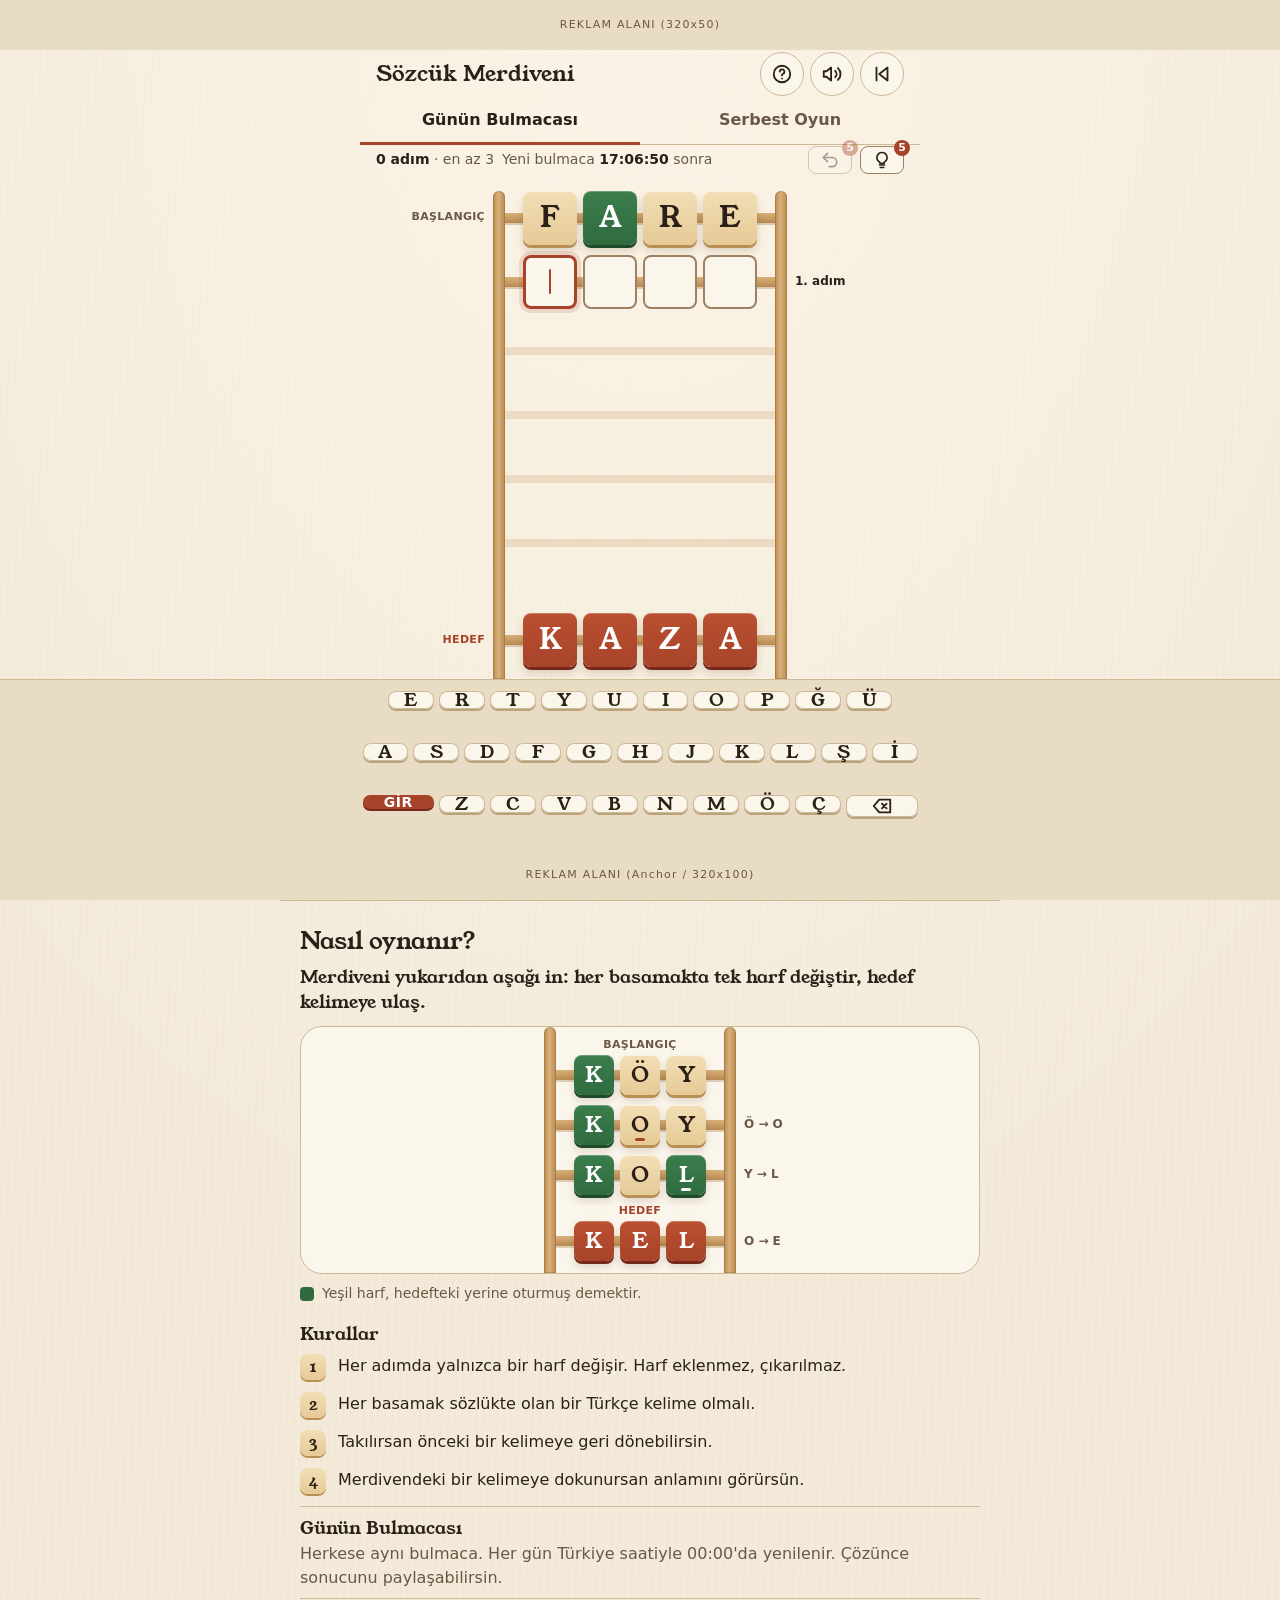
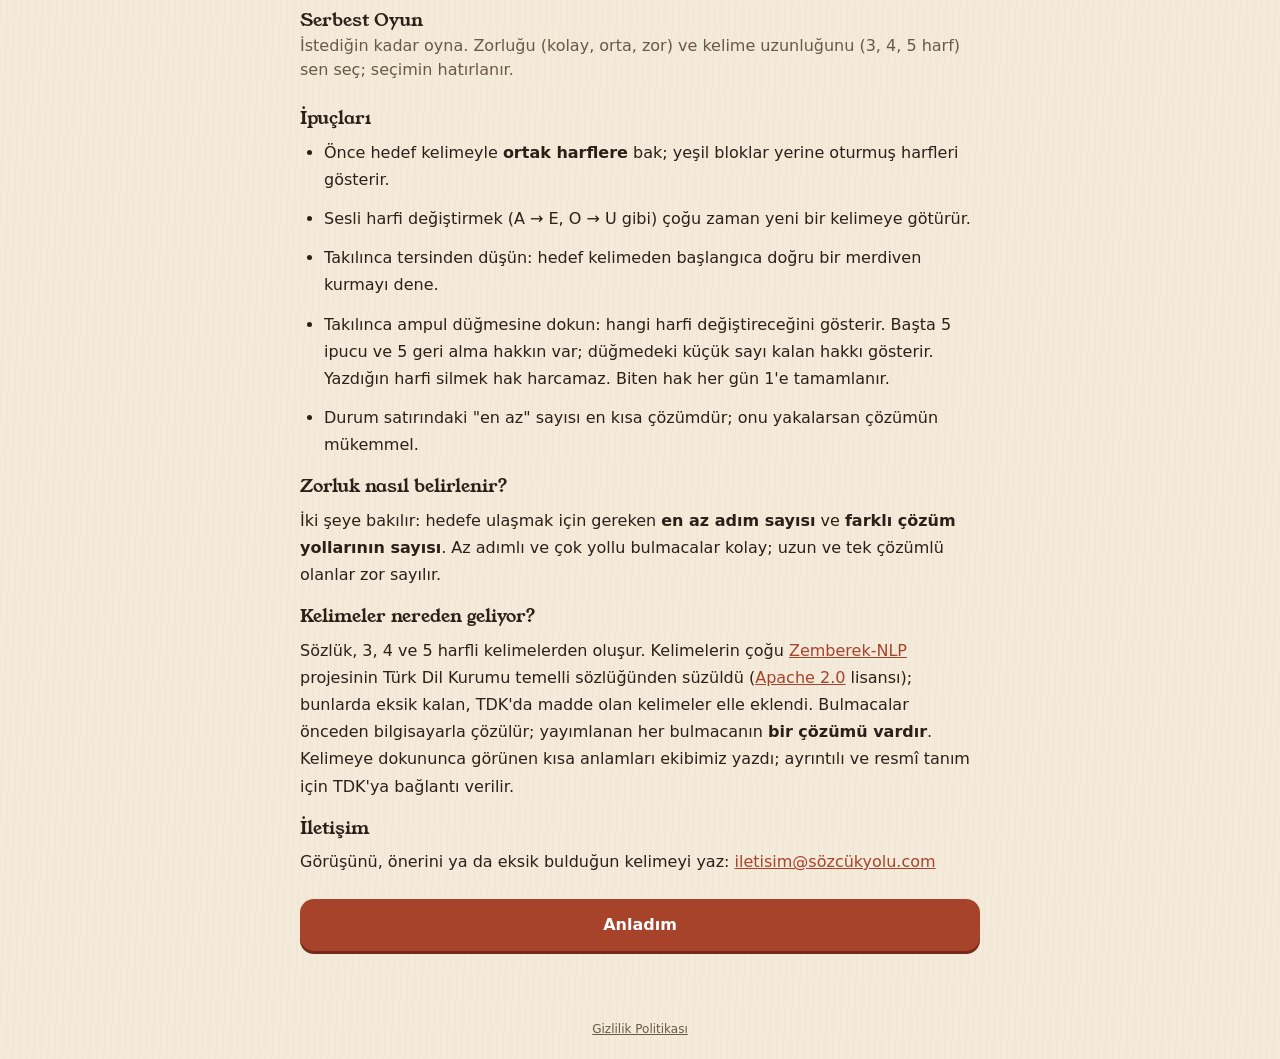
<file: index.html>
<!DOCTYPE html>
<html lang="tr">
<head>
  <meta charset="UTF-8">
  <!-- Mobil öncelikli görünüm: kullanıcı ölçekleyemez, oyun tahtası sabit kalır -->
  <meta name="viewport" content="width=device-width, initial-scale=1.0, maximum-scale=1.0, user-scalable=no">
  <meta name="description" content="Her gün yeni bir Türkçe kelime bulmacası! Tek harf değiştirerek kelimeden kelimeye tırman, hedefe ulaş. Ücretsiz, üyeliksiz, mobil uyumlu — hemen oyna.">
  <meta name="theme-color" content="#f3eada">
  <title>Sözcük Merdiveni — Türkçe Kelime Oyunu</title>

  <!-- SEO: alan adı sözcükyolu.com (IDN). Makine tarafından okunan URL alanlarında
       punycode/ASCII karşılığı kullanılır: xn--szckyolu-n4a6d.com — tarayıcı bunu
       kullanıcıya "sözcükyolu.com" olarak gösterir. -->
  <link rel="canonical" href="https://xn--szckyolu-n4a6d.com/">
  <meta property="og:type" content="website">
  <meta property="og:site_name" content="Sözcük Yolu">
  <meta property="og:title" content="Sözcük Merdiveni — Türkçe Kelime Oyunu">
  <meta property="og:description" content="Her gün yeni bir Türkçe kelime bulmacası! Tek harf değiştirerek hedefe tırman. Ücretsiz, üyeliksiz, mobil uyumlu.">
  <meta property="og:url" content="https://xn--szckyolu-n4a6d.com/">
  <meta property="og:image" content="https://xn--szckyolu-n4a6d.com/og-image.png">
  <meta property="og:image:width" content="1200">
  <meta property="og:image:height" content="630">
  <meta property="og:locale" content="tr_TR">
  <meta name="twitter:card" content="summary_large_image">
  <meta name="twitter:title" content="Sözcük Merdiveni — Türkçe Kelime Oyunu">
  <meta name="twitter:description" content="Her gün yeni bir Türkçe kelime bulmacası! Tek harf değiştirerek hedefe tırman. Ücretsiz, mobil uyumlu.">
  <meta name="twitter:image" content="https://xn--szckyolu-n4a6d.com/og-image.png">

  <!-- Favicon: Google arama sonuçları ve tarayıcı sekmeleri için gerçek dosyalar.
       (Satır içi data: URI'yi Google güvenilir biçimde kullanmıyordu.) -->
  <link rel="icon" href="/favicon.ico" sizes="any">
  <link rel="icon" type="image/svg+xml" href="/favicon.svg">
  <link rel="icon" type="image/png" sizes="48x48" href="/favicon-48.png">
  <link rel="icon" type="image/png" sizes="192x192" href="/favicon-192.png">
  <link rel="apple-touch-icon" href="/apple-touch-icon.png">

  <!-- Arama motorları için yapılandırılmış veri -->
  <script type="application/ld+json">
  {
    "@context": "https://schema.org",
    "@type": "WebApplication",
    "name": "Sözcük Merdiveni",
    "applicationCategory": "GameApplication",
    "operatingSystem": "Web",
    "inLanguage": "tr",
    "offers": { "@type": "Offer", "price": "0", "priceCurrency": "TRY" },
    "description": "Her adımda tek harf değiştirerek başlangıç kelimesinden hedef kelimeye ulaşılan Türkçe kelime oyunu."
  }
  </script>

  <!-- Stil dosyası: head içinde, render öncesi yüklenir -->
  <link rel="stylesheet" href="style.css">

  <!-- ===================== ADSENSE KURULUMU =====================
       AdSense onayı alındıktan sonra aşağıdaki satırın yorumunu kaldırın
       ve ca-pub-0000000000000000 yerine kendi yayıncı kimliğinizi yazın.
       data-ad-frequency-hint: H5 Games Ads geçiş reklamı sıklığı ipucu.

  <script async
          src="https://pagead2.googlesyndication.com/pagead/js/adsbygoogle.js?client=ca-pub-0000000000000000"
          crossorigin="anonymous"
          data-ad-frequency-hint="120s"></script>
  ============================================================== -->
</head>
<body>

<!-- Oyun kabuğu: tam ekran yüksekliğinde. Altındaki bilgi bölümü için
     sayfa aşağı kaydırılabilir. -->
<div class="app" id="oyun">

  <!-- ======================= ÜST REKLAM ALANI ======================= -->
  <!-- AdSense onayı sonrası: data-placeholder özniteliğini silin ve aşağıdaki
       şablonun yorumunu kaldırıp kendi reklam birimi kimliğinizi yazın.

  <div class="ad-container ad-top" id="adTop">
    <ins class="adsbygoogle" style="display:block" data-ad-client="ca-pub-0000000000000000"
         data-ad-slot="0000000000" data-ad-format="horizontal" data-full-width-responsive="true"></ins>
    <script>(adsbygoogle = window.adsbygoogle || []).push({});</script>
  </div>
  -->
  <div class="ad-container ad-top" id="adTop" data-placeholder="REKLAM ALANI (320x50)"></div>

  <!-- ======================= BAŞLIK ======================= -->
  <header class="header">
    <h1 class="brand-game">Sözcük Merdiveni</h1>
    <div class="header-actions">
      <!-- Sayfanın altındaki "Nasıl oynanır?" bölümüne iner -->
      <a class="icon-btn" id="btnHelp" href="#nasil-oynanir" aria-label="Nasıl oynanır">
        <svg class="icon" viewBox="0 0 24 24" fill="none" stroke="currentColor" stroke-width="2" stroke-linecap="round" stroke-linejoin="round" aria-hidden="true" focusable="false"><circle cx="12" cy="12" r="9"/><path d="M9.6 9.4a2.5 2.5 0 1 1 3.6 2.3c-.8.4-1.2 1-1.2 1.8"/><path d="M12 17h.01"/></svg>
      </a>
      <!-- Ses aç/kapat: app.js -> muteGame() fonksiyonuna bağlı -->
      <button class="icon-btn" id="btnMute" type="button" aria-label="Sessiz" aria-pressed="false">
        <!-- İkisi de sayfada; app.js düğmeye .muted ekleyip çıkarır -->
        <svg class="icon icon-sound-on" viewBox="0 0 24 24" fill="none" stroke="currentColor" stroke-width="2" stroke-linecap="round" stroke-linejoin="round" aria-hidden="true" focusable="false"><path d="M11 5 6 9H3v6h3l5 4z"/><path d="M15.5 8.5a5 5 0 0 1 0 7M18.5 5.5a9 9 0 0 1 0 13"/></svg>
        <svg class="icon icon-sound-off" viewBox="0 0 24 24" fill="none" stroke="currentColor" stroke-width="2" stroke-linecap="round" stroke-linejoin="round" aria-hidden="true" focusable="false"><path d="M11 5 6 9H3v6h3l5 4z"/><path d="m16 9 6 6m0-6-6 6"/></svg>
      </button>
      <!-- Yeni oyun: ilerleme varsa önce onay (app.js askRestart), sonra oyunu sıfırlar.
           İkon "başa dön" (çizgi + üçgen): Geri al'ın kıvrık okuyla karışmasın -->
      <button class="icon-btn" id="btnRestart" type="button" aria-label="Yeni oyun">
        <svg class="icon" viewBox="0 0 24 24" fill="none" stroke="currentColor" stroke-width="2" stroke-linecap="round" stroke-linejoin="round" aria-hidden="true" focusable="false"><path d="M6 5v14"/><path d="M18 5 9 12l9 7z"/></svg>
      </button>
    </div>
  </header>

  <!-- ======================= MOD SEKMELERİ ======================= -->
  <!-- Günlük: herkese aynı, güne göre belirlenen bulmaca. Serbest: rastgele. -->
  <nav class="mode-tabs" aria-label="Oyun modu">
    <button class="mode-tab active" id="tabDaily" type="button">Günün Bulmacası</button>
    <button class="mode-tab" id="tabFree" type="button">Serbest Oyun</button>
  </nav>

  <!-- Serbest oyun ayarları: zorluk + kelime uzunluğu. Yalnızca Serbest
       Oyun'da görünür (Günün Bulmacası'nda ikisi de sabittir). Seçimler
       localStorage'da saklanır; tıklayınca hemen o ayarda yeni bulmaca gelir. -->
  <div class="free-settings hidden" id="freeSettings">
    <div class="btn-group" role="group" aria-label="Zorluk">
      <button class="pick-btn" type="button" data-diff="kolay">Kolay</button>
      <button class="pick-btn" type="button" data-diff="orta">Orta</button>
      <button class="pick-btn" type="button" data-diff="zor">Zor</button>
    </div>
    <div class="btn-group" role="group" aria-label="Kelime uzunluğu">
      <button class="pick-btn" type="button" data-len="3">3 harf</button>
      <button class="pick-btn" type="button" data-len="4">4 harf</button>
      <button class="pick-btn" type="button" data-len="5">5 harf</button>
    </div>
  </div>

  <!-- Durum satırı. Solda adım sayısı ve en az adım (app.js yazar); sağda,
       yalnızca Günün Bulmacası'nda, Türkiye saatiyle gece yarısına geri sayım. -->
  <div class="status">
    <span><strong id="stepInfo"></strong><span id="parInfo"></span></span>
    <!-- Son hamlenin yönü (Isındın / Soğudun…); sayı yok. Durum satırının altındaki şeride asılır, yer kaplamaz; ekran okuyucuya duyurulur (app.js renderStatus) -->
    <span class="yakin" id="yakin" role="status" data-yon=""></span>
    <!-- Günlük çözülünce görünür: cevaplar tahtada kalır, pencere örtmez. -->
    <span class="daily-solved hidden" id="dailySolved">
      <button class="mini-btn" id="btnDailyShare" type="button">Paylaş</button>
      <!-- En azın üstünde çözüldüyse: ilk sonuç kayıtta kalır, tekrar yalnızca "en iyi"yi geliştirir -->
      <button class="mini-btn hidden" id="btnDailyRetry" type="button">Tekrar dene</button>
    </span>
    <span class="daily-timer hidden" id="dailyTimer"><span class="dar-gizle">Yeni bulmaca </span><strong id="dailyCountdown">--:--:--</strong><span class="dar-gizle"> sonra</span></span>
    <span class="status-actions">
      <!-- Son kabul edilen kelimeyi zincirden çıkarır (app.js undo); başlangıçta ve bitince devre dışı.
           Rozet: kalan geri alma hakkı (app.js renderHaklar; Plus'ta gizli) -->
      <button class="mini-btn hint-btn" id="btnUndo" type="button" aria-label="Geri al" disabled>
        <svg class="icon" viewBox="0 0 24 24" fill="none" stroke="currentColor" stroke-width="2" stroke-linecap="round" stroke-linejoin="round" aria-hidden="true" focusable="false"><path d="M9 14 4 9l5-5"/><path d="M4 9h10.5a5.5 5.5 0 0 1 0 11H11"/></svg>
        <span class="hak" aria-hidden="true"></span>
      </button>
      <!-- Adım sayısı en az adımı geçince görünür; bir en kısa yolu gösterir ve bulmacayı bitirir -->
      <button class="mini-btn hint-btn hidden" id="btnShowResult" type="button" aria-label="Sonucu göster">
        <svg class="icon" viewBox="0 0 24 24" fill="none" stroke="currentColor" stroke-width="2" stroke-linecap="round" stroke-linejoin="round" aria-hidden="true" focusable="false"><path d="M2 12s3.5-7 10-7 10 7 10 7-3.5 7-10 7S2 12 2 12z"/><circle cx="12" cy="12" r="3"/></svg>
      </button>
      <!-- Bir sonraki doğru hamleyi gösterir; sayılı hak (app.js requestHint), rozet kalan hakkı gösterir -->
      <button class="mini-btn hint-btn" id="btnHint" type="button" aria-label="İpucu">
        <svg class="icon" viewBox="0 0 24 24" fill="none" stroke="currentColor" stroke-width="2" stroke-linecap="round" stroke-linejoin="round" aria-hidden="true" focusable="false"><path d="M9 18h6"/><path d="M10 21h4"/><path d="M12 3a6 6 0 0 0-3.5 10.9c.6.5 1 1.2 1 2.1h5c0-.9.4-1.6 1-2.1A6 6 0 0 0 12 3z"/></svg>
        <span class="hak" aria-hidden="true"></span>
      </button>
    </span>
  </div>

  <!-- ======================= OYUN ALANI ======================= -->
  <!-- Merdiven yukarıdan aşağı okunur. Üst bölüm (.steps) uzun merdivende
       kayar: son kelime ve altındaki giriş satırı görünür kalır; HEDEF sabittir. -->
  <main class="game" id="game">
    <div class="frame">
      <div class="steps" id="steps">
        <!-- En üstte: başlangıç kelimesi (sabit) -->
        <section class="rung">
          <span class="rung-label">BAŞLANGIÇ</span>
          <div class="word-row" id="startWord" aria-label="Başlangıç kelimesi"></div>
        </section>
        <!-- Girilen kelimeler: her adım bir alt basamağa eklenir -->
        <section class="ladder" id="ladder" aria-live="polite" aria-label="Girilen kelimeler"></section>
        <!-- Giriş satırı: o an yazılan kelime; son girilen kelimenin hemen altında -->
        <section class="rung input-rung">
          <div class="word-row input-row" id="inputRow" aria-label="Kelime girişi" aria-live="polite"></div>
          <span class="step-label" id="inputLabel"></span>
        </section>
        <!-- Henüz basılmamış basamaklar: HEDEF'e kalan yol (süs) -->
        <div class="ghost" aria-hidden="true"></div>
      </div>

      <!-- En altta: hedef kelime (sabit) -->
      <section class="rung target-rung">
        <span class="rung-label">HEDEF</span>
        <div class="word-row" id="targetWord" aria-label="Hedef kelime"></div>
      </section>
    </div>
  </main>

  <!-- Bildirim (toast) -->
  <div class="toast" id="toast" role="alert"></div>

  <!-- ======================= KLAVYE ======================= -->
  <!-- Tuşlar app.js tarafından üretilir (Türkçe Q). Telefonda da bu klavye
       kullanılır; cihazın klavyesi açılmaz. -->
  <footer class="keyboard" id="keyboard" aria-label="Klavye"></footer>

  <!-- ======================= ALT REKLAM ALANI ======================= -->
  <div class="ad-container ad-bottom" id="adBottom" data-placeholder="REKLAM ALANI (Anchor / 320x100)"></div>
</div><!-- /.app -->

<!-- ======================= NASIL OYNANIR =======================
     Tek sayfada: oyunun altında. (Gizlilik politikası yasal gereklilik
     olduğu için ayrı sayfada kalır.) -->
<section class="info page" id="nasil-oynanir">
  <h2>Nasıl oynanır?</h2>
  <p class="lead">Merdiveni yukarıdan aşağı in: her basamakta tek harf değiştir,
  hedef kelimeye ulaş.</p>

  <!-- Örnek çözüm; oyundaki merdivenle aynı sınıfları kullanır -->
  <div class="example" role="img" aria-label="Örnek: KÖY, KOY, KOL, KEL. Her basamakta bir harf değişir.">
    <div class="frame">
      <div class="rung"><span class="rung-label">BAŞLANGIÇ</span><div class="word-row"><div class="tile filled green">K</div><div class="tile filled">Ö</div><div class="tile filled">Y</div></div></div>
      <div class="rung"><div class="word-row"><div class="tile filled green">K</div><div class="tile filled changed">O</div><div class="tile filled">Y</div></div><span class="step-label">Ö → O</span></div>
      <div class="rung"><div class="word-row"><div class="tile filled green">K</div><div class="tile filled">O</div><div class="tile filled green changed">L</div></div><span class="step-label">Y → L</span></div>
      <div class="rung target-rung"><span class="rung-label">HEDEF</span><div class="word-row"><div class="tile target">K</div><div class="tile target">E</div><div class="tile target">L</div></div><span class="step-label">O → E</span></div>
    </div>
  </div>
  <p class="legend"><i></i>Yeşil harf, hedefteki yerine oturmuş demektir.</p>

  <h3>Kurallar</h3>
  <ol class="rules">
    <li>Her adımda yalnızca bir harf değişir. Harf eklenmez, çıkarılmaz.</li>
    <li>Her basamak sözlükte olan bir Türkçe kelime olmalı.</li>
    <li>Takılırsan önceki bir kelimeye geri dönebilirsin.</li>
    <li>Merdivendeki bir kelimeye dokunursan anlamını görürsün.</li>
  </ol>

  <div class="modes">
    <p><strong>Günün Bulmacası</strong>Herkese aynı bulmaca. Her gün Türkiye
    saatiyle 00:00'da yenilenir. Çözünce sonucunu paylaşabilirsin.</p>
    <p><strong>Serbest Oyun</strong>İstediğin kadar oyna. Zorluğu (kolay, orta,
    zor) ve kelime uzunluğunu (3, 4, 5 harf) sen seç; seçimin hatırlanır.</p>
  </div>

  <h3>İpuçları</h3>
  <ul>
    <li>Önce hedef kelimeyle <strong>ortak harflere</strong> bak; yeşil
    bloklar yerine oturmuş harfleri gösterir.</li>
    <li>Sesli harfi değiştirmek (A → E, O → U gibi) çoğu zaman yeni bir
    kelimeye götürür.</li>
    <li>Takılınca tersinden düşün: hedef kelimeden başlangıca doğru bir
    merdiven kurmayı dene.</li>
    <li>Takılınca ampul düğmesine dokun: hangi harfi değiştireceğini
    gösterir. Başta 5 ipucu ve 5 geri alma hakkın var; düğmedeki küçük sayı
    kalan hakkı gösterir. Yazdığın harfi silmek hak harcamaz.
    <span id="hakKurali">Biten hak her gün 1'e tamamlanır.</span></li>
    <li>Durum satırındaki "en az" sayısı en kısa çözümdür; onu yakalarsan
    çözümün mükemmel.</li>
  </ul>

  <h3>Zorluk nasıl belirlenir?</h3>
  <p>İki şeye bakılır: hedefe ulaşmak için gereken <strong>en az adım
  sayısı</strong> ve <strong>farklı çözüm yollarının sayısı</strong>. Az adımlı
  ve çok yollu bulmacalar <em>kolay</em>; uzun ve tek çözümlü olanlar
  <em>zor</em> sayılır.</p>

  <h3>Kelimeler nereden geliyor?</h3>
  <p>Sözlük, 3, 4 ve 5 harfli kelimelerden oluşur. Kelimelerin çoğu
  <a href="https://github.com/ahmetaa/zemberek-nlp" target="_blank" rel="noopener noreferrer">Zemberek-NLP</a>
  projesinin Türk Dil Kurumu temelli sözlüğünden süzüldü (<a href="https://www.apache.org/licenses/LICENSE-2.0" target="_blank" rel="noopener noreferrer">Apache 2.0</a>
  lisansı); bunlarda eksik kalan, TDK'da madde olan kelimeler elle eklendi.
  Bulmacalar önceden bilgisayarla çözülür; yayımlanan her bulmacanın
  <strong>bir çözümü vardır</strong>. Kelimeye dokununca görünen kısa anlamları
  ekibimiz yazdı; ayrıntılı ve resmî tanım için TDK'ya bağlantı verilir.</p>

  <h3>İletişim</h3>
  <!-- mailto'da punycode kullanılıyor: bazı istemciler (ör. iPhone Mail)
       Türkçe karakterli alan adını punycode'a çeviremeyip "iletilemedi"
       hatası veriyor. Görünen metin okunaklı hali kalsın diye ayrıldı. -->
  <p>Görüşünü, önerini ya da eksik bulduğun kelimeyi yaz:
  <a href="mailto:iletisim@xn--szckyolu-n4a6d.com">iletisim@sözcükyolu.com</a></p>

  <!-- Yalnızca uygulamada (yerel kanca varsa) görünür; app.js renderPlus -->
  <div class="plus hidden" id="plusBox">
    <h3>Plus</h3>
    <p id="plusText"></p>
    <p class="plus-not" id="plusNot">Plus, satın alındığı anda etkinleşen dijital içeriktir; Türkiye'de Mesafeli Sözleşmeler Yönetmeliği m.15/1-ğ uyarınca cayma hakkı yoktur. Ödemeyi Apple alır; iade için reportaproblem.apple.com. Diğer ülkelerdeki yasal tüketici hakların saklıdır.</p>
    <button class="btn-primary" id="btnPlusBuy" type="button">Plus'a geç</button>
    <button class="btn-secondary" id="btnPlusRestore" type="button">Satın alımı geri yükle</button>
  </div>

  <a class="btn-primary" href="#oyun">Anladım</a>
</section>

<nav class="site-footer">
  <a href="gizlilik.html">Gizlilik Politikası</a>
</nav>

  <!-- Ekran klavyesindeki "Sil" tuşunun ikonu; app.js buildKeyboard() kopyalar -->
  <template id="iconBackspace"><svg class="icon" viewBox="0 0 24 24" fill="none" stroke="currentColor" stroke-width="2" stroke-linecap="round" stroke-linejoin="round" aria-hidden="true" focusable="false"><path d="M21 5H9l-6 7 6 7h12z"/><path d="m17 9.5-5 5m0-5 5 5"/></svg></template>

  <!-- ======================= KAZANMA PENCERESİ ======================= -->
  <div class="modal-overlay hidden" id="modal" role="dialog" aria-modal="true" aria-labelledby="modalTitle" aria-hidden="true">
    <div class="modal">
      <button class="modal-close" id="btnCloseModal" type="button" aria-label="Kapat">
        <svg class="icon" viewBox="0 0 24 24" fill="none" stroke="currentColor" stroke-width="2" stroke-linecap="round" stroke-linejoin="round" aria-hidden="true" focusable="false"><path d="m6 6 12 12m0-12L6 18"/></svg>
      </button>
      <p class="modal-kicker" id="modalKicker"></p>
      <h2 id="modalTitle">Tebrikler!</h2>
      <p id="modalText"></p>
      <div class="stats">
        <div><b id="modalSteps"></b>adım</div>
        <div id="modalOptimalBox"><b id="modalOptimal"></b>en az adım</div>
      </div>
      <!-- Her satır bir adım; app.js doldurur -->
      <div class="result-grid" id="modalGrid" role="img" aria-label="Adım adım hedefle eşleşen harfler"></div>
      <!-- Sonucu panoya kopyalar / paylaşım menüsünü açar -->
      <button class="btn-primary" id="btnShare" type="button">
        <svg class="icon" viewBox="0 0 24 24" fill="none" stroke="currentColor" stroke-width="2" stroke-linecap="round" stroke-linejoin="round" aria-hidden="true" focusable="false"><path d="M12 15V3"/><path d="m8 7 4-4 4 4"/><path d="M6 11H5v9h14v-9h-1"/></svg>Sonucu Paylaş
      </button>
      <button class="btn-secondary hidden" id="btnRetry" type="button">Tekrar dene</button>
      <button class="btn-secondary" id="btnNewGame" type="button">Yeni Oyun</button>
      <p class="modal-next" id="modalNext">Yeni bulmaca <strong id="modalCountdown">--:--:--</strong> sonra</p>
    </div>
  </div>

  <!-- ======================= İPUCU TEKLİFİ ======================= -->
  <!-- İpucu ya da geri alma hakkı bitince, yalnızca uygulamada (yerel kanca varsa) açılır;
       başlık, metin ve düğme güce göre app.js showOffer'da yazılır -->
  <div class="modal-overlay hidden" id="offer" role="dialog" aria-modal="true" aria-labelledby="offerTitle" aria-hidden="true">
    <div class="modal">
      <button class="modal-close" id="btnCloseOffer" type="button" aria-label="Kapat">
        <svg class="icon" viewBox="0 0 24 24" fill="none" stroke="currentColor" stroke-width="2" stroke-linecap="round" stroke-linejoin="round" aria-hidden="true" focusable="false"><path d="m6 6 12 12m0-12L6 18"/></svg>
      </button>
      <h2 id="offerTitle">İpucun bitti</h2>
      <p class="offer-text" id="offerText">İpucu hakların bitti. Kısa bir reklam izleyip bir ipucu alabilirsin.</p>
      <button class="btn-primary" id="btnOfferAd" type="button">Reklam izle, ipucu al</button>
      <button class="btn-secondary" id="btnOfferPlus" type="button">Plus'a geç</button>
    </div>
  </div>

  <!-- ======================= SONUCU GÖSTER ONAYI ======================= -->
  <div class="modal-overlay hidden" id="pes" role="dialog" aria-modal="true" aria-labelledby="pesTitle" aria-hidden="true">
    <div class="modal">
      <button class="modal-close" id="btnClosePes" type="button" aria-label="Kapat">
        <svg class="icon" viewBox="0 0 24 24" fill="none" stroke="currentColor" stroke-width="2" stroke-linecap="round" stroke-linejoin="round" aria-hidden="true" focusable="false"><path d="m6 6 12 12m0-12L6 18"/></svg>
      </button>
      <h2 id="pesTitle">Emin misin?</h2>
      <p class="offer-text" id="pesText"></p>
      <button class="btn-primary" id="btnPesEvet" type="button">Evet, göster</button>
      <button class="btn-secondary" id="btnPesVazgec" type="button">Vazgeç</button>
    </div>
  </div>

  <!-- ======================= YENİLE ONAYI ======================= -->
  <!-- İlerleme varken başlıktaki yenile düğmesi önce bunu açar (app.js askRestart) -->
  <div class="modal-overlay hidden" id="yenile" role="dialog" aria-modal="true" aria-labelledby="yenileTitle" aria-hidden="true">
    <div class="modal">
      <button class="modal-close" id="btnCloseYenile" type="button" aria-label="Kapat">
        <svg class="icon" viewBox="0 0 24 24" fill="none" stroke="currentColor" stroke-width="2" stroke-linecap="round" stroke-linejoin="round" aria-hidden="true" focusable="false"><path d="m6 6 12 12m0-12L6 18"/></svg>
      </button>
      <h2 id="yenileTitle">Baştan başlansın mı?</h2>
      <p class="offer-text" id="yenileText"></p>
      <button class="btn-primary" id="btnYenileEvet" type="button">Baştan başla</button>
      <button class="btn-secondary" id="btnYenileVazgec" type="button">Vazgeç</button>
    </div>
  </div>

  <!-- Eski analitikten kalan izleri bir kez temizler (_ga* çerezleri, sm_izin,
       Firebase IndexedDB). Geri dönen ziyaretçiler temizlenince kaldırılabilir. -->
  <script>
    (() => {
      for (const parca of document.cookie.split(";")) {
        const ad = parca.split("=")[0].trim();
        if (!ad.startsWith("_ga")) continue;
        for (const alan of ["", "; domain=" + location.hostname, "; domain=." + location.hostname]) {
          document.cookie = ad + "=; Max-Age=0; path=/" + alan;
        }
      }
      try { localStorage.removeItem("sm_izin"); } catch (_) { /* önemli değil */ }
      for (const ad of ["firebase-installations-database", "firebase-heartbeat-database"]) {
        try { indexedDB.deleteDatabase(ad); } catch (_) { /* önemli değil */ }
      }
    })();
  </script>

  <!-- Oyun mantığı: body sonunda, DOM hazır olduktan sonra çalışır -->
  <script src="app.js"></script>
</body>
</html>
</file>
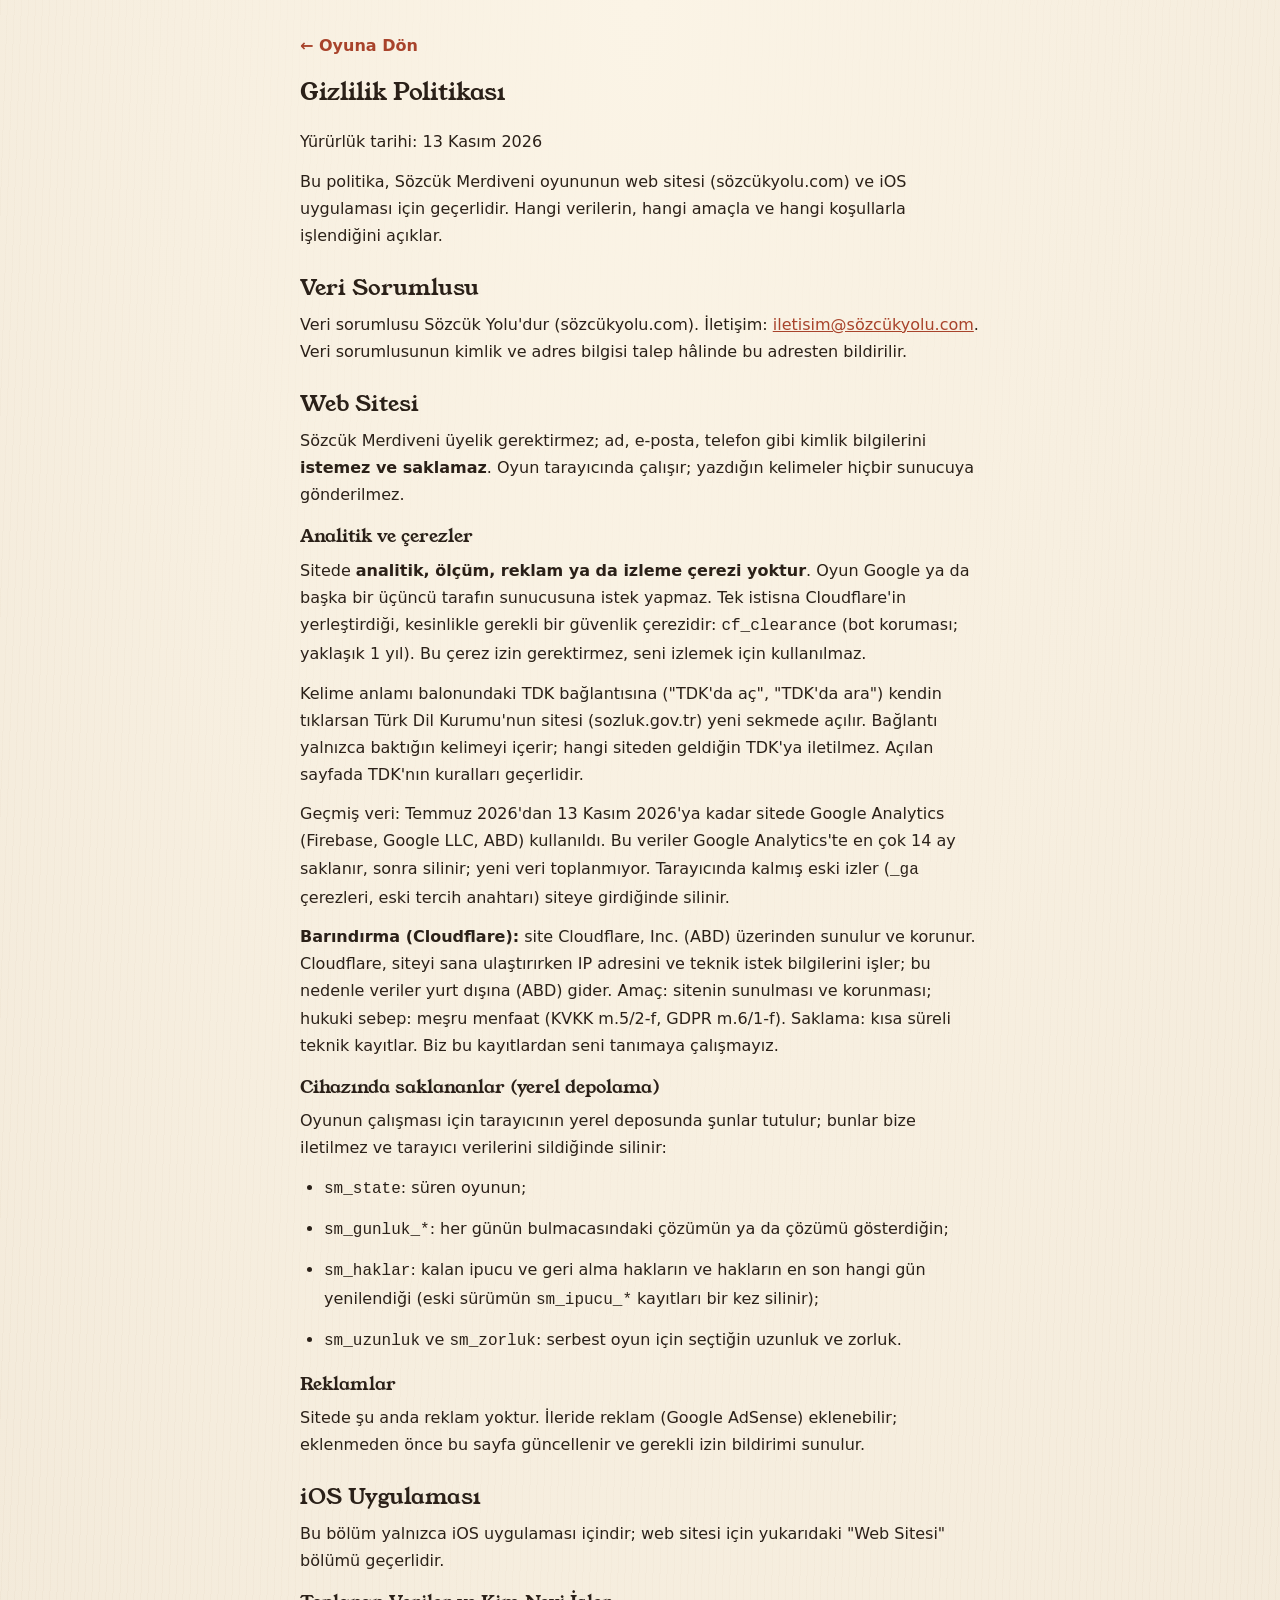
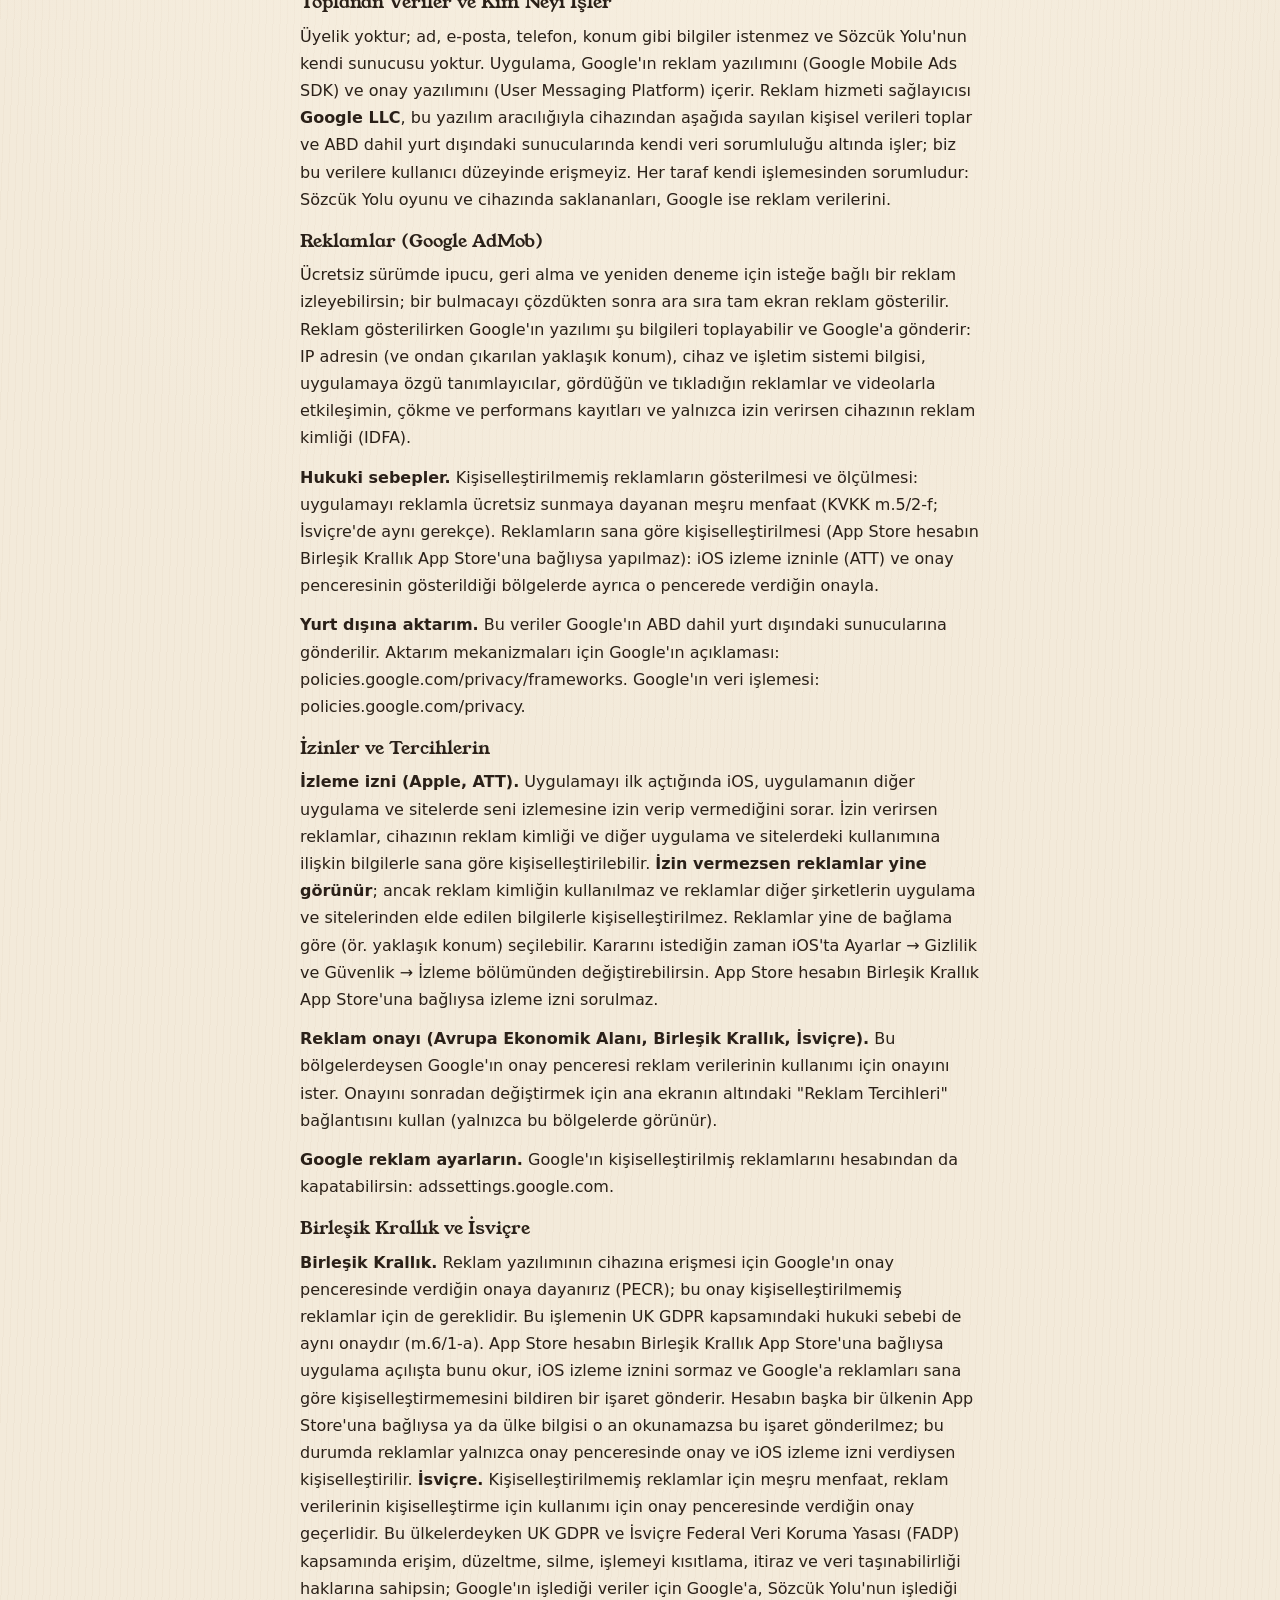
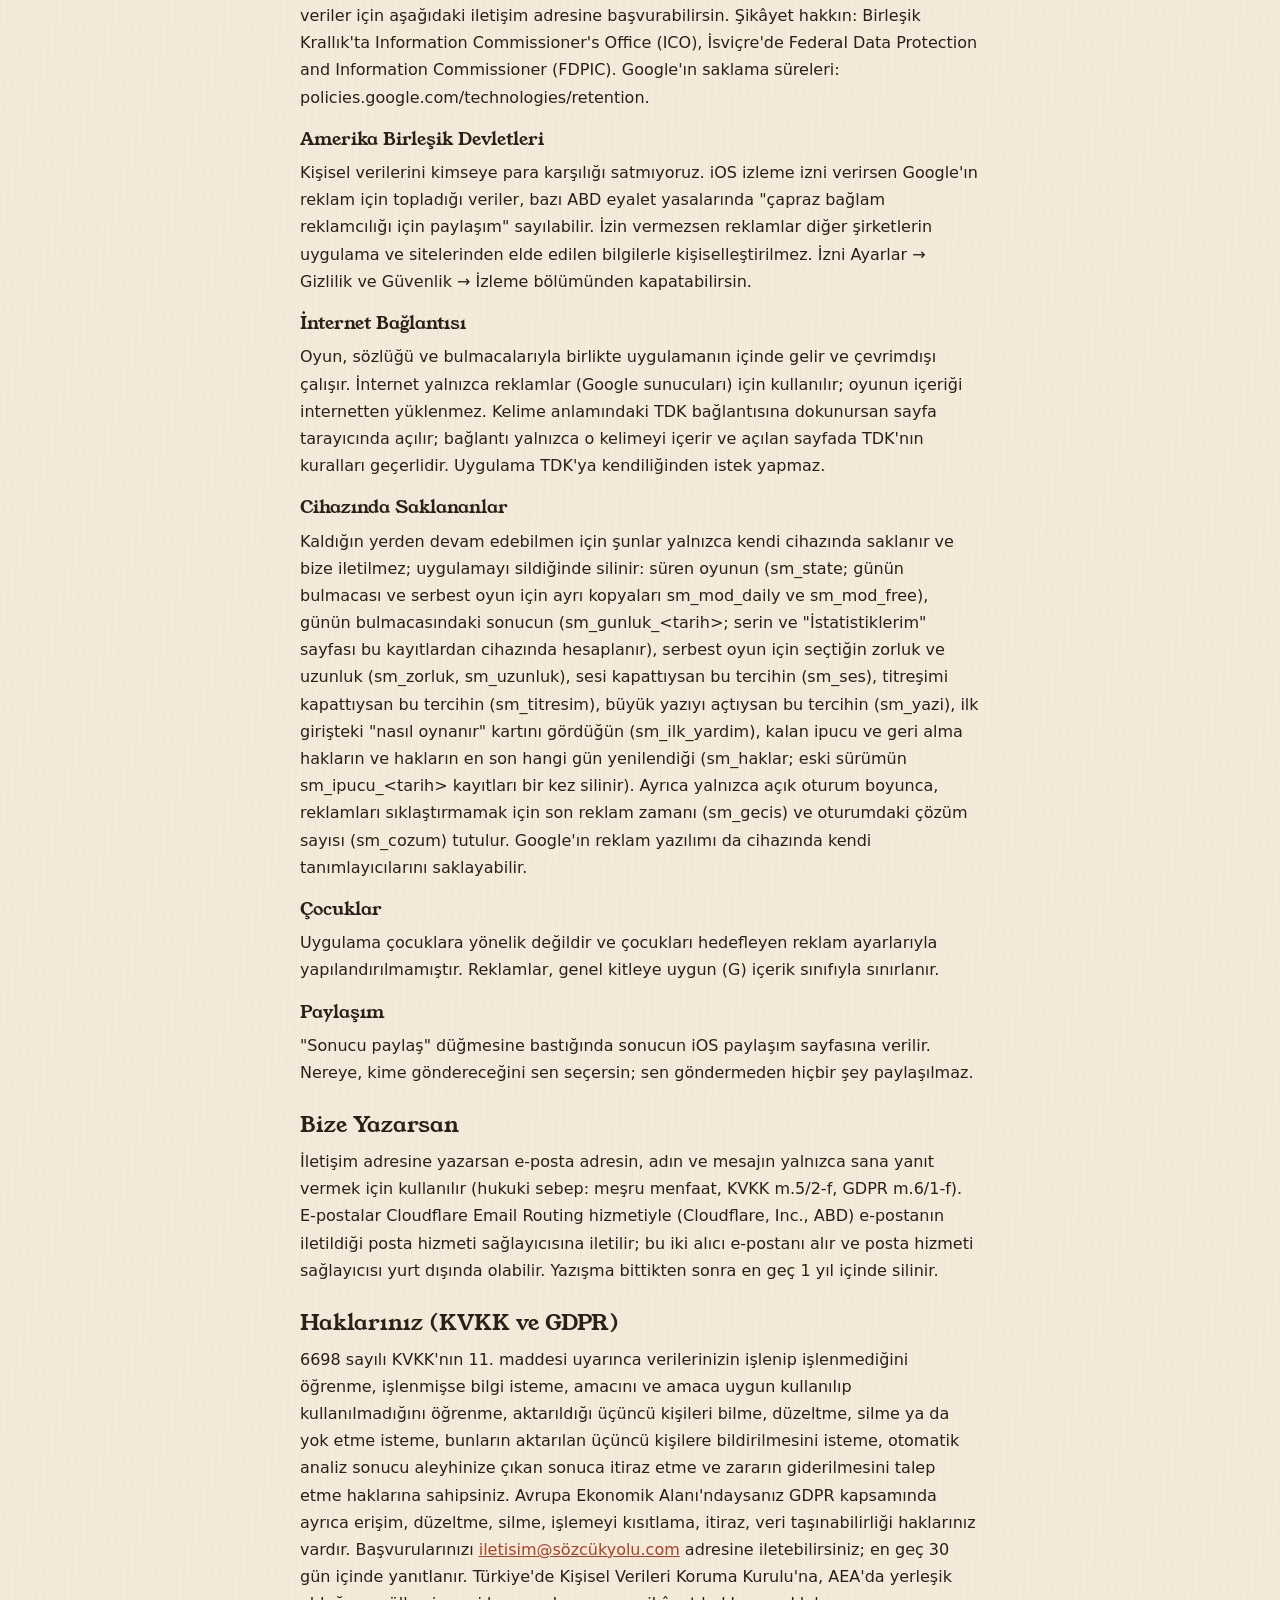
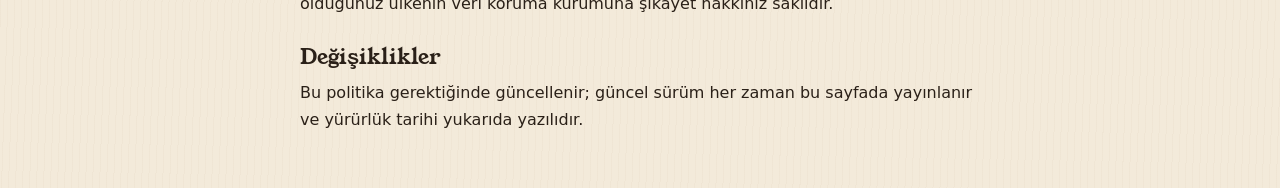
<file: gizlilik.html>
<!DOCTYPE html>
<html lang="tr">
<head>
  <meta charset="UTF-8">
  <meta name="viewport" content="width=device-width, initial-scale=1.0">
  <meta name="description" content="Sözcük Merdiveni gizlilik politikası — yerel depolama, iOS uygulaması ve kişisel verilerin korunması hakkında bilgilendirme.">
  <meta name="theme-color" content="#f3eada">
  <title>Gizlilik Politikası — Sözcük Merdiveni</title>
  <link rel="canonical" href="https://xn--szckyolu-n4a6d.com/gizlilik.html">
  <link rel="stylesheet" href="style.css">
  <link rel="icon" href="/favicon.ico" sizes="any">
  <link rel="icon" type="image/svg+xml" href="/favicon.svg">
  <link rel="apple-touch-icon" href="/apple-touch-icon.png">
</head>
<body class="page-body">
  <main class="page">
    <a class="back" href="index.html">← Oyuna Dön</a>
    <h1>Gizlilik Politikası</h1>
    <!-- YAYIN GÜNÜ: iOS #7 ile birlikte yayınlanırken bu tarihi o günün tarihine güncelle -->
    <p>Yürürlük tarihi: 13 Kasım 2026</p>

    <p>Bu politika, Sözcük Merdiveni oyununun web sitesi (sözcükyolu.com) ve iOS
    uygulaması için geçerlidir. Hangi verilerin, hangi amaçla ve hangi
    koşullarla işlendiğini açıklar.</p>

    <h2>Veri Sorumlusu</h2>
    <!-- mailto'da punycode kullanılıyor: bazı istemciler (ör. iPhone Mail)
         Türkçe karakterli alan adını punycode'a çeviremeyip "iletilemedi"
         hatası veriyor. Görünen metin okunaklı hali kalsın diye ayrıldı. -->
    <p>Veri sorumlusu Sözcük Yolu'dur (sözcükyolu.com). İletişim:
    <a href="mailto:iletisim@xn--szckyolu-n4a6d.com">iletisim@sözcükyolu.com</a>.
    Veri sorumlusunun kimlik ve adres bilgisi talep hâlinde bu adresten
    bildirilir.</p>

    <h2>Web Sitesi</h2>
    <p>Sözcük Merdiveni üyelik gerektirmez; ad, e-posta, telefon gibi kimlik
    bilgilerini <strong>istemez ve saklamaz</strong>. Oyun tarayıcında
    çalışır; yazdığın kelimeler hiçbir sunucuya gönderilmez.</p>

    <h3>Analitik ve çerezler</h3>
    <p>Sitede <strong>analitik, ölçüm, reklam ya da izleme çerezi yoktur</strong>.
    Oyun Google ya da başka bir üçüncü tarafın sunucusuna istek yapmaz. Tek istisna
    Cloudflare'in yerleştirdiği, kesinlikle gerekli bir güvenlik çerezidir:
    <code>cf_clearance</code> (bot koruması; yaklaşık 1 yıl). Bu çerez izin
    gerektirmez, seni izlemek için kullanılmaz.</p>
    <p>Kelime anlamı balonundaki TDK bağlantısına ("TDK'da aç", "TDK'da ara")
    kendin tıklarsan Türk Dil Kurumu'nun sitesi (sozluk.gov.tr) yeni sekmede açılır.
    Bağlantı yalnızca baktığın kelimeyi içerir; hangi siteden geldiğin TDK'ya
    iletilmez. Açılan sayfada TDK'nın kuralları geçerlidir.</p>
    <p id="gecmis-analitik">Geçmiş veri: Temmuz 2026'dan 13 Kasım 2026'ya kadar
    sitede Google Analytics (Firebase, Google LLC, ABD) kullanıldı. Bu veriler
    Google Analytics'te en çok 14 ay saklanır, sonra silinir; yeni veri
    toplanmıyor. Tarayıcında kalmış eski izler (<code>_ga</code> çerezleri, eski
    tercih anahtarı) siteye girdiğinde silinir.</p>
    <p><strong>Barındırma (Cloudflare):</strong> site Cloudflare, Inc. (ABD)
    üzerinden sunulur ve korunur. Cloudflare, siteyi sana ulaştırırken IP
    adresini ve teknik istek bilgilerini işler; bu nedenle veriler yurt dışına
    (ABD) gider. Amaç: sitenin sunulması ve korunması; hukuki sebep: meşru menfaat
    (KVKK m.5/2-f, GDPR m.6/1-f). Saklama: kısa süreli teknik kayıtlar. Biz bu
    kayıtlardan seni tanımaya çalışmayız.</p>

    <h3>Cihazında saklananlar (yerel depolama)</h3>
    <p>Oyunun çalışması için tarayıcının yerel deposunda şunlar tutulur; bunlar
    bize iletilmez ve tarayıcı verilerini sildiğinde silinir:</p>
    <ul>
      <li><code>sm_state</code>: süren oyunun;</li>
      <li><code>sm_gunluk_*</code>: her günün bulmacasındaki çözümün ya da çözümü gösterdiğin;</li>
      <li><code>sm_haklar</code>: kalan ipucu ve geri alma hakların ve hakların en son
      hangi gün yenilendiği (eski sürümün <code>sm_ipucu_*</code> kayıtları bir kez silinir);</li>
      <li><code>sm_uzunluk</code> ve <code>sm_zorluk</code>: serbest oyun için
      seçtiğin uzunluk ve zorluk.</li>
    </ul>

    <h3>Reklamlar</h3>
    <p>Sitede şu anda reklam yoktur. İleride reklam (Google AdSense) eklenebilir;
    eklenmeden önce bu sayfa güncellenir ve gerekli izin bildirimi sunulur.</p>

    <!-- iOS-BASLA: metin iOS uygulamasındaki gizlilik sayfasıyla (alp-efes/Sozcuk-merdiveni-ios web/gizlilik.html)
         aynı olmalı; test_veri.py bu bloğu web bölümünden ayrı denetler. -->
    <h2>iOS Uygulaması</h2>
    <p>Bu bölüm yalnızca iOS uygulaması içindir; web sitesi için yukarıdaki
    "Web Sitesi" bölümü geçerlidir.</p>

    <h3>Toplanan Veriler ve Kim Neyi İşler</h3>
    <p>Üyelik yoktur; ad, e-posta, telefon, konum gibi bilgiler istenmez ve
    Sözcük Yolu'nun kendi sunucusu yoktur. Uygulama, Google'ın reklam
    yazılımını (Google Mobile Ads SDK) ve onay yazılımını (User Messaging
    Platform) içerir. Reklam hizmeti sağlayıcısı <strong>Google LLC</strong>, bu
    yazılım aracılığıyla cihazından aşağıda sayılan kişisel verileri toplar ve
    ABD dahil yurt dışındaki sunucularında kendi veri sorumluluğu altında işler; biz bu verilere kullanıcı düzeyinde erişmeyiz. Her taraf kendi işlemesinden sorumludur: Sözcük Yolu oyunu ve
    cihazında saklananları, Google ise reklam verilerini.</p>

    <h3>Reklamlar (Google AdMob)</h3>
    <p>Ücretsiz sürümde ipucu, geri alma ve yeniden deneme için isteğe bağlı bir
    reklam izleyebilirsin; bir bulmacayı çözdükten sonra ara sıra tam ekran
    reklam gösterilir. Reklam gösterilirken Google'ın yazılımı şu bilgileri
    toplayabilir ve Google'a gönderir: IP adresin (ve ondan çıkarılan yaklaşık
    konum), cihaz ve işletim sistemi bilgisi, uygulamaya özgü tanımlayıcılar,
    gördüğün ve tıkladığın reklamlar ve videolarla etkileşimin, çökme ve
    performans kayıtları ve yalnızca izin verirsen cihazının reklam kimliği
    (IDFA).</p>
    <p><strong>Hukuki sebepler.</strong> Kişiselleştirilmemiş reklamların
    gösterilmesi ve ölçülmesi: uygulamayı reklamla ücretsiz sunmaya dayanan
    meşru menfaat (KVKK m.5/2-f; İsviçre'de aynı gerekçe). Reklamların sana göre kişiselleştirilmesi (App Store hesabın Birleşik Krallık App Store'una bağlıysa yapılmaz): iOS
    izleme izninle (ATT) ve onay penceresinin gösterildiği bölgelerde ayrıca o
    pencerede verdiğin onayla.</p>
    <p><strong>Yurt dışına aktarım.</strong> Bu veriler Google'ın ABD dahil
    yurt dışındaki sunucularına gönderilir. Aktarım mekanizmaları için
    Google'ın açıklaması: policies.google.com/privacy/frameworks. Google'ın
    veri işlemesi: policies.google.com/privacy.</p>

    <h3>İzinler ve Tercihlerin</h3>
    <p><strong>İzleme izni (Apple, ATT).</strong> Uygulamayı ilk açtığında iOS,
    uygulamanın diğer uygulama ve sitelerde seni izlemesine izin verip
    vermediğini sorar. İzin verirsen reklamlar, cihazının reklam kimliği ve
    diğer uygulama ve sitelerdeki kullanımına ilişkin bilgilerle sana göre
    kişiselleştirilebilir. <strong>İzin vermezsen reklamlar yine görünür</strong>;
    ancak reklam kimliğin kullanılmaz ve reklamlar diğer şirketlerin uygulama
    ve sitelerinden elde edilen bilgilerle kişiselleştirilmez. Reklamlar yine de
    bağlama göre (ör. yaklaşık konum) seçilebilir. Kararını istediğin zaman iOS'ta
    Ayarlar &rarr; Gizlilik ve Güvenlik &rarr; İzleme bölümünden
    değiştirebilirsin. App Store hesabın Birleşik Krallık App Store'una bağlıysa izleme izni sorulmaz.</p>
    <p><strong>Reklam onayı (Avrupa Ekonomik Alanı, Birleşik Krallık,
    İsviçre).</strong> Bu bölgelerdeysen Google'ın onay penceresi reklam
    verilerinin kullanımı için onayını ister. Onayını sonradan değiştirmek için
    ana ekranın altındaki "Reklam Tercihleri" bağlantısını kullan (yalnızca
    bu bölgelerde görünür).</p>
    <p><strong>Google reklam ayarların.</strong> Google'ın kişiselleştirilmiş
    reklamlarını hesabından da kapatabilirsin: adssettings.google.com.</p>

    <h3>Birleşik Krallık ve İsviçre</h3>
    <p><strong>Birleşik Krallık.</strong> Reklam yazılımının cihazına erişmesi
    için Google'ın onay penceresinde verdiğin onaya dayanırız (PECR); bu onay
    kişiselleştirilmemiş reklamlar için de gereklidir. Bu işlemenin UK GDPR kapsamındaki hukuki sebebi de aynı onaydır (m.6/1-a). App Store hesabın Birleşik Krallık App Store'una bağlıysa uygulama açılışta bunu okur, iOS izleme iznini sormaz ve Google'a reklamları sana göre kişiselleştirmemesini bildiren bir işaret gönderir. Hesabın başka bir ülkenin App Store'una bağlıysa ya da ülke bilgisi o an okunamazsa bu işaret gönderilmez; bu durumda reklamlar yalnızca onay penceresinde onay ve iOS izleme izni verdiysen kişiselleştirilir. <strong>İsviçre.</strong> Kişiselleştirilmemiş
    reklamlar için meşru menfaat, reklam verilerinin kişiselleştirme için
    kullanımı için onay penceresinde verdiğin onay geçerlidir. Bu ülkelerdeyken UK
    GDPR ve İsviçre Federal Veri Koruma Yasası (FADP) kapsamında
    erişim, düzeltme, silme, işlemeyi kısıtlama, itiraz ve veri taşınabilirliği
    haklarına sahipsin; Google'ın işlediği veriler için Google'a, Sözcük
    Yolu'nun işlediği veriler için aşağıdaki iletişim adresine
    başvurabilirsin. Şikâyet hakkın: Birleşik Krallık'ta Information
    Commissioner's Office (ICO), İsviçre'de Federal Data Protection and
    Information Commissioner (FDPIC). Google'ın saklama süreleri:
    policies.google.com/technologies/retention.</p>

    <h3>Amerika Birleşik Devletleri</h3>
    <p>Kişisel verilerini kimseye para karşılığı satmıyoruz. iOS izleme izni verirsen Google'ın reklam için topladığı veriler, bazı ABD eyalet yasalarında "çapraz bağlam reklamcılığı için paylaşım" sayılabilir. İzin vermezsen reklamlar diğer şirketlerin uygulama ve sitelerinden elde edilen bilgilerle kişiselleştirilmez. İzni Ayarlar &rarr; Gizlilik ve Güvenlik &rarr; İzleme bölümünden kapatabilirsin.</p>

    <h3>İnternet Bağlantısı</h3>
    <p>Oyun, sözlüğü ve bulmacalarıyla birlikte uygulamanın içinde gelir ve
    çevrimdışı çalışır. İnternet yalnızca reklamlar (Google sunucuları) için kullanılır;
    oyunun içeriği internetten yüklenmez. Kelime anlamındaki TDK bağlantısına dokunursan sayfa tarayıcında açılır; bağlantı yalnızca o kelimeyi içerir ve açılan sayfada TDK'nın kuralları geçerlidir. Uygulama TDK'ya kendiliğinden istek yapmaz.</p>

    <h3>Cihazında Saklananlar</h3>
    <p>Kaldığın yerden devam edebilmen için şunlar yalnızca kendi
    cihazında saklanır ve bize iletilmez; uygulamayı sildiğinde silinir:
    süren oyunun (sm_state; günün bulmacası ve serbest oyun için ayrı
    kopyaları sm_mod_daily ve sm_mod_free), günün bulmacasındaki sonucun
    (sm_gunluk_&lt;tarih&gt;; serin ve "İstatistiklerim" sayfası bu kayıtlardan
    cihazında hesaplanır), serbest oyun için seçtiğin zorluk ve uzunluk
    (sm_zorluk, sm_uzunluk), sesi kapattıysan bu tercihin (sm_ses),
    titreşimi kapattıysan bu tercihin (sm_titresim), büyük yazıyı açtıysan
    bu tercihin (sm_yazi), ilk girişteki
    "nasıl oynanır" kartını gördüğün (sm_ilk_yardim),
    kalan ipucu ve geri alma hakların ve hakların en son
    hangi gün yenilendiği (sm_haklar; eski sürümün sm_ipucu_&lt;tarih&gt; kayıtları
    bir kez silinir). Ayrıca yalnızca
    açık oturum boyunca, reklamları sıklaştırmamak için son reklam zamanı
    (sm_gecis) ve oturumdaki çözüm sayısı (sm_cozum) tutulur. Google'ın reklam
    yazılımı da cihazında kendi tanımlayıcılarını saklayabilir.</p>

    <h3>Çocuklar</h3>
    <p>Uygulama çocuklara yönelik değildir ve çocukları hedefleyen reklam
    ayarlarıyla yapılandırılmamıştır. Reklamlar, genel kitleye uygun (G) içerik
    sınıfıyla sınırlanır.</p>

    <h3>Paylaşım</h3>
    <p>"Sonucu paylaş" düğmesine bastığında sonucun iOS paylaşım
    sayfasına verilir. Nereye, kime göndereceğini sen seçersin; sen
    göndermeden hiçbir şey paylaşılmaz.</p>

    <!-- iOS-BITIS -->

    <h2>Bize Yazarsan</h2>
    <p>İletişim adresine yazarsan e-posta adresin, adın ve mesajın
    yalnızca sana yanıt vermek için kullanılır (hukuki sebep: meşru menfaat,
    KVKK m.5/2-f, GDPR m.6/1-f). E-postalar Cloudflare Email Routing
    hizmetiyle (Cloudflare, Inc., ABD) e-postanın iletildiği posta hizmeti
    sağlayıcısına iletilir; bu iki alıcı e-postanı alır ve posta hizmeti
    sağlayıcısı yurt dışında olabilir. Yazışma bittikten sonra en geç 1 yıl içinde silinir.</p>

    <h2>Haklarınız (KVKK ve GDPR)</h2>
    <p>6698 sayılı KVKK'nın 11. maddesi uyarınca verilerinizin işlenip
    işlenmediğini öğrenme, işlenmişse bilgi isteme, amacını ve amaca uygun
    kullanılıp kullanılmadığını öğrenme, aktarıldığı üçüncü kişileri bilme,
    düzeltme, silme ya da yok etme isteme, bunların aktarılan üçüncü kişilere
    bildirilmesini isteme, otomatik analiz sonucu aleyhinize çıkan sonuca itiraz
    etme ve zararın giderilmesini talep etme haklarına sahipsiniz. Avrupa
    Ekonomik Alanı'ndaysanız GDPR kapsamında ayrıca erişim, düzeltme, silme,
    işlemeyi kısıtlama, itiraz, veri taşınabilirliği haklarınız vardır. Başvurularınızı
    <a href="mailto:iletisim@xn--szckyolu-n4a6d.com">iletisim@sözcükyolu.com</a>
    adresine iletebilirsiniz; en geç 30 gün içinde yanıtlanır. Türkiye'de Kişisel
    Verileri Koruma Kurulu'na, AEA'da yerleşik olduğunuz ülkenin veri koruma
    kurumuna şikâyet hakkınız saklıdır.</p>

    <h2>Değişiklikler</h2>
    <p>Bu politika gerektiğinde güncellenir; güncel sürüm her zaman bu sayfada
    yayınlanır ve yürürlük tarihi yukarıda yazılıdır.</p>
  </main>
</body>
</html>
</file>
<file: style.css>
/* =========================================================
   SÖZCÜK MERDİVENİ — style.css
   "Ahşap" teması: kâğıt zemin, tahta merdiven, harf blokları. Mobil öncelikli.
   Site ve iOS uygulaması aynı dosyayı kullanır.
   ========================================================= */

/* ---------- Yazı tipi ----------
   Young Serif (SIL OFL 1.1; lisans metni fonts/OFL.txt). Tek dosya, tek
   ağırlık (400); Türkçe harflerin hepsi içinde. Dış yazı tipi sunucusu yok.
   Kalın ağırlık istenen yerlerde tarayıcı sahte kalınlık üretmesin diye
   body'de font-synthesis kapalıdır: hiyerarşi boyut ve renkle kurulur. */
@font-face {
  font-family: "Young Serif";
  src: url("fonts/young-serif.woff2") format("woff2");
  font-weight: 400;
  font-style: normal;
  font-display: swap;
}

/* ---------- Tasarım belirteçleri ----------
   Renk, yazı, boşluk, köşe, gölge ve hareket değerlerinin TEK kaynağı.
   Kurallar ve kontrast tablosu: ekip/tasarim-sistemi.md
   Bu bloğun dışında sabit renk yazılmaz (tools/test_veri.py denetler).
   tools/ikon_uret.py renkleri buradan okur; favicon.svg ve
   tools/og-image.svg aynı değerlerin kopyasını taşır. */
:root {
  /* Renk — kâğıt ve çizgi */
  --bg:            #f3eada;  /* Sayfa zemini (theme-color ile aynı) */
  --bg-glow:       #fbf4e6;  /* Zeminin üstündeki ışık */
  --surface:       #fbf6ec;  /* Kart, pencere, tuş, boş giriş kutusu */
  --surface-2:     #e9dcc5;  /* Klavye tablası, basılı durum */
  --border:        #cdb995;  /* İnce çizgi, kart kenarı */
  --border-strong: #9c8262;  /* Giriş kutusu ve ikincil düğme kenarı */

  /* Renk — metin */
  --text:          #2a2018;  /* Mürekkep */
  --text-dim:      #6a5846;  /* İkincil metin, etiket */
  --on-accent:     #ffffff;  /* Kiremit ve yeşil dolgu üstündeki metin */

  /* Renk — ahşap (korkuluk, basamak) ve harf bloğu */
  --wood-light:    #d9b07a;
  --wood-dark:     #b98a52;
  --block:         #ebd3a6;
  --block-top:     #f2deb6;
  --block-bottom:  #e6ca96;
  --block-shadow:  #b98f56;
  --key-shadow:    #b9a27c;

  /* Renk — anlam. Dolgular beyaz metinle AA verir; aynı tonlar kâğıt
     üstünde metin olarak da AA verir. */
  --accent:        #a8432b;  /* Kiremit: hedef, birincil düğme, imleç, değişen harf, hata */
  --accent-top:    #b9502f;
  --accent-shadow: #74291a;
  --green:         #2f6b3f;  /* Hedefteki yerine oturmuş harf, başarı bildirimi */
  --green-top:     #3b7d4c;
  --green-shadow:  #1e4a2a;

  /* Renk — saydam katmanlar (gölge, parlama, perde) */
  --grain:         #8a5a2e08;  /* Zemindeki ahşap damarı */
  --wood-edge:     #8a5a2e55;  /* Korkuluk kenar çizgisi */
  --rung-shadow:   #8a5a2e44;
  --rung-ghost:    #c89b6340;  /* Henüz basılmamış basamaklar */
  --tile-drop:     #5a3a1a2e;
  --shine:         #ffffff99;
  --shine-dim:     #ffffff40;
  --cursor-glow:   #a8432b26;
  --overlay:       #2a2018b8;  /* Pencere arkası perde */
  --card-ring:     #fbf6ec55;
  --card-shadow:   #2a201866;

  /* Yazı */
  --font: system-ui, -apple-system, "Segoe UI", Roboto, Helvetica, Arial, sans-serif;
  --font-display: "Young Serif", Georgia, "Times New Roman", serif;  /* Başlık, harf, rakam */
  --fs-2xs:  0.6875rem;  /* 11 px — etiket (en küçük boyut) */
  --fs-xs:   0.75rem;    /* 12 px */
  --fs-sm:   0.875rem;   /* 14 px */
  --fs-md:   1rem;       /* 16 px — gövde, düğme */
  --fs-lg:   1.125rem;   /* 18 px */
  --fs-xl:   1.375rem;   /* 22 px */
  --fs-2xl:  1.5rem;     /* 24 px */
  --fs-3xl:  2.125rem;   /* 34 px — pencere sayıları */
  --fs-4xl:  2.5rem;     /* 40 px — pencere başlığı */
  --fw-medium: 500;
  --fw-semi:   600;
  --fw-bold:   700;
  --fw-heavy:  800;
  --lh-tight: 1.1;
  --lh-snug:  1.35;
  --lh-body:  1.5;
  --lh-loose: 1.7;
  --track-sm: 0.3px;     /* Harf aralığı */
  --track-md: 0.5px;
  --track-lg: 1.2px;

  /* Boşluk — 4 px tabanlı ölçek (1h = 6 px yarım adım) */
  --space-1:  4px;
  --space-1h: 6px;
  --space-2:  8px;
  --space-3:  12px;
  --space-4:  16px;
  --space-5:  20px;
  --space-6:  24px;
  --space-14: 56px;

  /* Ölçü */
  --tap-min:    44px;    /* Dokunma alanının en küçük kenarı */
  --ctl-sm:     36px;    /* Görünür boy: zorluk / uzunluk düğmesi */
  --ctl-xs:     28px;    /* Görünür boy: küçük düğme (Paylaş) */
  --icon-size:  22px;    /* Satır içi SVG ikon */
  --btn-height: 52px;
  --key-height: clamp(44px, 6dvh, 52px);
  --tile-max:   clamp(38px, 6.4dvh, 54px);  /* Harf bloğu: ekran boyuna göre */
  --gap:        6px;     /* Harf blokları arası */
  --rung-gap:   10px;    /* Basamaklar arası */
  --rail:       12px;    /* Korkuluk kalınlığı */
  --rail-pad:   30px;    /* Korkuluğun dışından ilk bloğa */

  /* Merdiven yerleşimi: .game[data-boy] ve dar ekran kuralları değiştirir */
  --len:        3;         /* Kelime uzunluğu */
  --side:       80px;      /* Merdivenin iki yanında etiketlere ayrılan pay */
  --label-pos:  absolute;  /* BAŞLANGIÇ / HEDEF: yanda (absolute) ya da satırın üstünde (static) */
  --step-show:  flex;      /* "N. adım" etiketi: yer yoksa none */

  /* Köşe, gölge, hareket, katman */
  --radius-sm: 4px;
  --radius:    8px;
  --radius-md: 14px;
  --radius-lg: 22px;
  --shadow-md: 0 24px 48px var(--card-shadow);
  --dur-fast:  0.1s;
  --dur-base:  0.2s;
  --dur-slow:  0.5s;
  --ease:      ease;
  --z-rail:    1;
  --z-toast:   30;
  --z-modal:   40;
}

/* Türetilen belirteçler. --len ve --side'a bağlıdırlar; bunları değiştiren
   kapsamda (.game[data-boy], .example) yeniden hesaplansınlar diye :root ile
   birlikte o kapsamlarda da tanımlanır. */
.game, .example, :root {
  /* Blok boyu: ekran boyu ile genişliğe sığan en büyük değer */
  --tile: min(var(--tile-max), calc((100vw - 54px - var(--len) * 6px - 2 * var(--side)) / var(--len)));
  --ladder-w: calc(var(--len) * var(--tile) + (var(--len) - 1) * var(--gap) + 2 * var(--rail-pad));
  --pitch: calc(var(--tile) + var(--rung-gap));   /* Bir basamaktan ötekine */
}

/* ---------- Sıfırlama ve genel yerleşim ---------- */
* { box-sizing: border-box; margin: 0; padding: 0; }

/* Klavyeyle gezinirken odak her zaman görünür */
:focus-visible {
  outline: 2px solid var(--text);
  outline-offset: 2px;
}

/* İşletim sisteminde "hareketi azalt" açıksa animasyonlar anında biter */
@media (prefers-reduced-motion: reduce) {
  *, *::before, *::after {
    animation-duration: 0.01ms !important;
    transition-duration: 0.01ms !important;
  }
}

body {
  font-family: var(--font);
  font-size: var(--fs-md);
  line-height: var(--lh-body);
  font-synthesis: none;            /* Başlık yazı tipi tek ağırlık: sahte kalın yok */
  color: var(--text);
  background-color: var(--bg);
  background-image:
    radial-gradient(120% 80% at 50% 0%, var(--bg-glow) 0%, transparent 60%),
    repeating-linear-gradient(92deg, var(--grain) 0 1px, transparent 1px 7px);
  -webkit-user-select: none;
  user-select: none;               /* Çift dokunuşta metin seçimini engelle */
  -webkit-tap-highlight-color: transparent;
  -webkit-text-size-adjust: 100%;
  /* Sayfa kayabilir: oyun kabuğunun altında "Nasıl oynanır?" bölümü var */
}
button { font: inherit; color: inherit; }

/* Oyun kabuğu: ilk ekranı tam kaplar, altındaki içeriğe kaydırılır. */
.app {
  display: flex;
  flex-direction: column;
  height: 100dvh;                  /* Mobil adres çubuğu farklarını tolere eder */
}

/* ---------- Reklam kapsayıcıları ---------- */
.ad-container {
  width: 100%;
  min-height: 50px;
  display: flex;
  align-items: center;
  justify-content: center;
  background: var(--surface-2);
  flex-shrink: 0;
}
/* Geliştirme aşaması yer tutucusu — gerçek reklam eklenince
   HTML'deki data-placeholder özniteliğini silmeniz yeterli */
.ad-container::after {
  content: attr(data-placeholder);
  font-size: var(--fs-2xs);
  letter-spacing: var(--track-lg);
  color: var(--text-dim);
}
/* Kısa ekranda BOŞ yer tutucu yer kaplamaz: merdiven ve klavye sığsın.
   Gerçek reklamda data-placeholder silindiği için bu kural ona dokunmaz. */
@media (max-height: 740px) {
  .ad-container[data-placeholder] { display: none; }
}

/* ---------- Başlık ---------- */
.header {
  display: flex;
  align-items: center;
  justify-content: space-between;
  gap: var(--space-2);
  min-height: 48px;
  padding: 0 var(--space-4);
  flex-shrink: 0;
}
.brand-game {
  font-family: var(--font-display);
  font-size: var(--fs-xl);
  font-weight: var(--fw-bold);
  line-height: var(--lh-tight);
  white-space: nowrap;
  min-width: 0;                    /* Sığmazsa düğmeleri itmez, kısalır */
  overflow: hidden;
  text-overflow: ellipsis;
}
.header-actions { display: flex; gap: var(--space-1h); }

.icon-btn {
  width: var(--tap-min);
  height: var(--tap-min);
  display: grid;
  place-items: center;
  flex-shrink: 0;
  background: var(--surface);
  border: 1.5px solid var(--border);
  border-radius: 50%;
  color: var(--text);
  cursor: pointer;
  touch-action: manipulation;
  transition: background var(--dur-base);
}
.icon-btn:active { background: var(--surface-2); }

/* Satır içi SVG ikon: rengi düğmenin metin renginden (currentColor) alır */
.icon { display: block; width: var(--icon-size); height: var(--icon-size); flex-shrink: 0; }
.icon-sound-off, .muted .icon-sound-on { display: none; }
.muted .icon-sound-off { display: block; }

/* ---------- Mod sekmeleri (Günlük / Serbest) ---------- */
.mode-tabs {
  display: flex;
  margin: 0 var(--space-4);
  border-bottom: 1.5px solid var(--border);
  flex-shrink: 0;
}
.mode-tab {
  flex: 1;
  min-height: calc(var(--tap-min) + 3px);   /* 44 px dokunma alanı + alt çizgi */
  background: none;
  border: 0;
  border-bottom: 3px solid transparent;
  margin-bottom: -1.5px;
  color: var(--text-dim);
  font-size: var(--fs-md);
  font-weight: var(--fw-semi);
  cursor: pointer;
  touch-action: manipulation;
  transition: color var(--dur-base), border-color var(--dur-base);
}
.mode-tab.active {
  color: var(--text);
  border-bottom-color: var(--accent);
  font-weight: var(--fw-bold);
}

/* ---------- Serbest oyun ayarları: zorluk + uzunluk (yalnızca Serbest Oyun) ---------- */
.free-settings {
  display: flex;
  justify-content: center;
  gap: var(--space-3);
  padding: 0 var(--space-4);
  flex-shrink: 0;
}
.free-settings.hidden { display: none; }   /* Günün Bulmacası'nda gizli */
.btn-group { display: flex; flex: 1; max-width: 220px; gap: 2px; }

/* Düğme 44 px yüksek dokunma alanıdır; görünen parça içindeki dolgudur
   (background-clip), böylece satır 44 px'i geçmez. */
.pick-btn {
  flex: 1;
  min-width: var(--tap-min);
  height: var(--tap-min);
  padding: calc((var(--tap-min) - var(--ctl-sm)) / 2) 0;
  background: var(--surface) content-box;
  border: 0;
  color: var(--text-dim);
  font-size: var(--fs-xs);
  font-weight: var(--fw-bold);
  cursor: pointer;
  touch-action: manipulation;
  transition: background-color var(--dur-base), color var(--dur-base);
}
.pick-btn:first-child { border-radius: var(--radius-md) 0 0 var(--radius-md); }
.pick-btn:last-child  { border-radius: 0 var(--radius-md) var(--radius-md) 0; }
.pick-btn.active {
  background-color: var(--block);
  color: var(--text);
  text-decoration: underline;       /* Seçim yalnızca renkle anlatılmaz */
  text-decoration-color: var(--accent);
  text-decoration-thickness: 2px;
  text-underline-offset: 4px;
}

/* ---------- Durum satırı: adım sayısı + geri sayım ---------- */
.status {
  display: flex;
  flex-wrap: wrap;
  align-items: center;
  justify-content: space-between;
  gap: 0 var(--space-2);
  min-height: 30px;
  padding: 0 var(--space-4);
  font-size: var(--fs-sm);
  color: var(--text-dim);
  flex-shrink: 0;
}
.status strong {
  color: var(--text);
  font-weight: var(--fw-bold);
  font-variant-numeric: tabular-nums;   /* Sayaç titremesin */
}
.daily-timer.hidden, .daily-solved.hidden { display: none; }

/* Yakınlık göstergesi: metin her zaman var, renk yalnızca destekler. Durum satırının
   altındaki 16 px'lik şeride (.game kenarlığı) asılır: satır ve merdiven hiç kaymaz,
   yeni satır açılmaz. display:none olmaz: ekran okuyucu canlı bölgeyi kaçırmasın. */
.status { position: relative; }
.yakin {
  position: absolute;
  top: 100%;
  right: var(--space-4);
  padding: 0 var(--space-2);
  border: 1.5px solid var(--border-strong);
  border-radius: var(--radius);
  background: var(--surface);
  color: var(--text-dim);
  font-size: var(--fs-2xs);
  font-weight: var(--fw-bold);
  line-height: var(--lh-tight);
  pointer-events: none;           /* altındaki düğmelerin dokunma alanını örtmez */
}
.yakin:empty { border: 0; padding: 0; }
.yakin[data-yon="sicak"] { border-color: var(--green); color: var(--green); }
.yakin[data-yon="soguk"] { border-color: var(--accent); color: var(--accent); }
.yakin[data-yon="yakin"] { border-color: var(--green); background: var(--green); color: var(--on-accent); }

/* Çözülmüş günlükte paylaşım düğmesi (cevaplar tahtada görünür kalır).
   Görünür boy kısa; dokunma alanı görünmez katmanla aşağı doğru 44 px'e
   tamamlanır (altı tahtanın üst boşluğu, üstü sekmeler). */
.mini-btn {
  position: relative;
  min-height: var(--ctl-xs);
  min-width: var(--tap-min);
  padding: 0 var(--space-3);
  border: 1.5px solid var(--border-strong);
  border-radius: var(--radius);
  background: var(--surface);
  color: var(--text);
  font-size: var(--fs-xs);
  font-weight: var(--fw-bold);
  cursor: pointer;
  touch-action: manipulation;
}
.mini-btn::before {
  content: "";
  position: absolute;
  left: 0;
  right: 0;
  top: 0;
  bottom: calc(100% - var(--tap-min));
}
.mini-btn:active { background: var(--surface-2); }
.mini-btn.hidden { display: none; }

/* Çözülmüş günlükte Paylaş + Tekrar dene yan yana */
.daily-solved { display: inline-flex; gap: var(--space-2); }

/* Durum satırının sağ ucundaki ikon düğmeleri: Geri al, Sonucu göster, İpucu
   (görünür 28 px, alan 44 px) */
.status-actions { display: inline-flex; gap: var(--space-2); margin-left: auto; }
.hint-btn { display: grid; place-items: center; padding: 0; }
.hint-btn .icon { width: 20px; height: 20px; }
/* Kalan hak rozeti (Geri al, İpucu): düğmenin sağ üst köşesinde; Plus'ta gizli.
   Sayı aria-label'da da yazar; rozet ekran okuyucuya okunmaz. */
.hak {
  position: absolute;
  top: -7px;
  right: -7px;
  min-width: 16px;
  height: 16px;
  padding: 0 var(--space-1);
  border-radius: 8px;
  background: var(--accent);
  color: var(--on-accent);
  font-size: var(--fs-2xs);
  font-weight: var(--fw-bold);
  line-height: 16px;
  text-align: center;
  font-variant-numeric: tabular-nums;
  pointer-events: none;
}
.hak.hidden { display: none; }
.mini-btn:disabled { opacity: 0.4; cursor: default; }
.mini-btn:disabled:active { background: var(--surface); }

/* 420 px altında geri sayım kısalır ("03:12:00"): ipucu düğmesi aynı satıra sığsın */
@media (max-width: 419.98px) { .dar-gizle { display: none; } }

/* ---------- Oyun alanı: merdiven ----------
   Yukarıdan aşağı okunur: BAŞLANGIÇ en üstte, her adım bir alt basamağa,
   giriş satırı son kelimenin hemen altında, sonra boş basamaklar, HEDEF en
   altta (klavyenin hemen üstünde). Uzun merdivende yalnızca üst bölüm
   (.steps) kayar: eski basamaklar yukarı çıkar, HEDEF sabittir. */
.game {
  flex: 1;
  min-height: 0;                   /* Flex çocuğun taşmadan küçülebilmesi için */
  /* Çok kısa ekranda (yatay telefon) merdiven sığmazsa klavyenin üstüne
     taşmak yerine burada kayar. Üst boşluk dolgu değil kenarlık: "Paylaş"ın
     görünmez dokunma alanı bu şeride iner, kayan bloklar altına girmez. */
  overflow-y: auto;
  border-top: var(--space-4) solid transparent;
}
.game[data-boy="4"] { --len: 4; }
.game[data-boy="5"] { --len: 5; }
/* Yanda etiket payı kalmayan genişlikte: BAŞLANGIÇ / HEDEF satırın üstüne
   çıkar, "N. adım" etiketleri gizlenir (adım sayısı durum satırında yazar). */
@media (max-width: 349.98px) { .game[data-boy="3"] { --side: 8px; --label-pos: static; --step-show: none; } }
@media (max-width: 419.98px) { .game[data-boy="4"] { --side: 8px; --label-pos: static; --step-show: none; } }
@media (max-width: 479.98px) { .game[data-boy="5"] { --side: 8px; --label-pos: static; --step-show: none; } }

.frame {
  position: relative;
  min-height: 100%;
  display: flex;
  flex-direction: column;
  gap: var(--rung-gap);
  padding-bottom: var(--space-3);
}
/* Korkuluklar */
.frame::before, .frame::after {
  content: "";
  position: absolute;
  top: 0;
  bottom: 0;
  width: var(--rail);
  border-radius: var(--space-1h) var(--space-1h) 0 0;
  background: linear-gradient(90deg, var(--wood-dark), var(--wood-light) 45%, var(--wood-dark));
  box-shadow: inset 0 0 0 1px var(--wood-edge);
  z-index: var(--z-rail);
  pointer-events: none;
}
.frame::before { left: calc(50% - var(--ladder-w) / 2); }
.frame::after  { right: calc(50% - var(--ladder-w) / 2); }

/* Kayan bölüm: BAŞLANGIÇ + girilen kelimeler + giriş satırı + boş basamaklar */
.steps {
  flex: 1 1 0;
  min-height: calc(2 * var(--pitch));   /* Son kelime ve giriş satırı her zaman görünür */
  display: flex;
  flex-direction: column;
  gap: var(--rung-gap);
  overflow-y: auto;
  scrollbar-width: thin;
}
/* Girilen kelimeler; boşken yer (ve fazladan aralık) kaplamaz */
.ladder { display: flex; flex-direction: column; gap: var(--rung-gap); flex-shrink: 0; }
.ladder:empty { display: none; }

/* Basamak: ortada kelime, arkasında tahta çıta, yanlarda etiketler */
.rung {
  position: relative;
  display: flex;
  flex-direction: column;
  align-items: center;
  gap: var(--space-1);
  flex-shrink: 0;
}
.word-row {
  position: relative;
  display: flex;
  gap: var(--gap);
}
.word-row::before {                 /* Çıta: korkuluktan korkuluğa */
  content: "";
  position: absolute;
  left: calc(var(--space-2) - var(--rail-pad));
  right: calc(var(--space-2) - var(--rail-pad));
  top: calc(50% - 5px);
  height: 10px;
  border-radius: var(--radius-sm);
  background: linear-gradient(var(--wood-light), var(--wood-dark));
  box-shadow: 0 2px 0 var(--rung-shadow);
}
/* Henüz basılmamış basamaklar: giriş satırından HEDEF'e kalan boşluk */
.ghost {
  flex: 1;
  width: calc(var(--ladder-w) - 2 * var(--space-2));
  margin: 0 auto;
  background: repeating-linear-gradient(to bottom,
    transparent 0 calc(var(--pitch) / 2 - 4px),
    var(--rung-ghost) 0 calc(var(--pitch) / 2 + 4px),
    transparent 0 var(--pitch));
}

.rung-label, .step-label {
  bottom: 0;
  align-items: center;
  white-space: nowrap;
  line-height: var(--lh-tight);
  color: var(--text-dim);
}
.rung-label {
  position: var(--label-pos);
  display: flex;
  top: 0;
  right: calc(50% + var(--ladder-w) / 2 + var(--space-2));
  font-size: var(--fs-2xs);
  font-weight: var(--fw-bold);
  letter-spacing: var(--track-sm);
}
.step-label {
  position: absolute;
  display: var(--step-show);
  height: var(--tile);              /* Kelime satırının hizasında (satır basamağın dibindedir) */
  left: calc(50% + var(--ladder-w) / 2 + var(--space-2));
  font-size: var(--fs-xs);
  font-weight: var(--fw-semi);
}
.target-rung .rung-label { color: var(--accent); }
.input-rung .step-label { color: var(--text); font-weight: var(--fw-bold); }

/* Harf bloğu */
.tile {
  position: relative;
  width: var(--tile);
  height: var(--tile);
  display: grid;
  place-items: center;
  border-radius: var(--radius);
  font-family: var(--font-display);
  font-size: calc(var(--tile) * 0.54);
  font-weight: var(--fw-bold);
  line-height: 1;
  color: var(--text);
  background: var(--surface);                       /* Boş giriş kutusu */
  box-shadow: inset 0 0 0 2px var(--border-strong);
  transition: transform var(--dur-fast) var(--ease);
}
.tile.filled {                      /* Kabul edilmiş kelimenin bloğu */
  background: linear-gradient(var(--block-top), var(--block-bottom));
  box-shadow: inset 0 1px 0 var(--shine), 0 3px 0 var(--block-shadow), 0 6px 8px var(--tile-drop);
}
.tile.green {                       /* Hedefle aynı konumda eşleşen harf */
  background: linear-gradient(var(--green-top), var(--green));
  color: var(--on-accent);
  box-shadow: inset 0 1px 0 var(--shine-dim), 0 3px 0 var(--green-shadow), 0 6px 8px var(--tile-drop);
}
.tile.target {                      /* Hedef kelime */
  background: linear-gradient(var(--accent-top), var(--accent));
  color: var(--on-accent);
  box-shadow: inset 0 1px 0 var(--shine-dim), 0 3px 0 var(--accent-shadow), 0 6px 8px var(--tile-drop);
}
/* Giriş satırı: yazılan harf de düz kutuda durur, kabul edilince bloğa döner */
.input-row .tile.filled {
  background: var(--surface);
  box-shadow: inset 0 0 0 2px var(--border-strong);
}
.input-row .tile.cursor {           /* Sıradaki harfin yeri */
  box-shadow: inset 0 0 0 3px var(--accent), 0 0 0 4px var(--cursor-glow);
}
.tile.cursor::after {
  content: "";
  width: 2px;
  height: 46%;
  border-radius: 1px;
  background: var(--accent);
}
/* Bir önceki kelimeye göre değişen harfin altındaki çizgi */
.tile.changed::after {
  content: "";
  position: absolute;
  bottom: 10%;
  width: 26%;
  height: 3px;
  border-radius: 2px;
  background: var(--accent);
}
.tile.green.changed::after { background: var(--on-accent); }

/* İpucu: değişecek harf (şimdiki kelimede çerçeve, giriş satırında silik harf) */
.tile.hint { outline: 3px solid var(--accent); outline-offset: 2px; }
.input-row .tile.hint-letter { color: var(--text-dim); outline: 2px dashed var(--accent); outline-offset: -2px; }
.tile.hint-letter.cursor::after { display: none; }

/* Hedefe ulaşınca giriş satırı ve boş basamaklar kalkar; merdiven üstte toplanır */
.game.bitti .input-rung,
.game.bitti .ghost { display: none; }
.game.bitti .steps { flex: 0 1 auto; min-height: var(--pitch); padding-bottom: var(--rung-gap); }   /* Son bloğun gölgesi kırpılmasın */
/* Örnek merdiven kaymaz; kenarlığın yerine iç boşluk */
.example .frame { padding-top: var(--space-3); }

/* Kelime anlamı balonu: dokunulan basamağın hemen altında (HEDEF'te üstünde) */
.word-row[role="button"] { cursor: pointer; touch-action: manipulation; }
.word-row[role="button"]::after {      /* görünmez dokunma alanı: en az 44 px yükseklik */
  content: "";
  position: absolute;
  inset-inline: 0;
  top: 50%;
  height: max(100%, var(--tap-min));
  translate: 0 -50%;
}
.word-row[aria-expanded="true"] .tile { outline: 2px solid var(--accent); }
.balon {
  position: absolute;
  top: calc(100% + var(--space-2));
  left: 50%;
  translate: -50% 0;
  z-index: calc(var(--z-rail) + 1);
  width: min(20rem, calc(100vw - 2 * var(--space-4)));
  padding: var(--space-3) var(--space-4);
  border-radius: var(--radius-md);
  background: var(--text);
  color: var(--bg);
  box-shadow: var(--shadow-md);
  text-align: left;
}
.target-rung .balon { top: auto; bottom: calc(100% + var(--space-2)); }
.balon-kelime { display: block; font-family: var(--font-display); font-size: var(--fs-md); }
.balon-anlam { font-size: var(--fs-sm); line-height: var(--lh-snug); }
.balon-tdk {
  display: inline-flex;
  align-items: center;
  min-height: var(--tap-min);              /* 44 px dokunma alanı */
  color: var(--bg);
  font-size: var(--fs-sm);
  font-weight: var(--fw-bold);
  text-decoration: underline;
  text-underline-offset: 3px;
}
.balon :focus-visible { outline-color: var(--bg); }
/* Anlamı olmayan kelime tek satır: "Henüz anlamı yok · TDK'da ara" */
.balon.yok .balon-anlam { display: inline; }
.balon.yok .balon-anlam::after { content: " ·\00a0"; }

.ladder .rung { animation: slideIn var(--dur-base) var(--ease); }

/* ---------- Animasyonlar ---------- */
@keyframes pop {                    /* Harf girişinde kutu zıplaması */
  50% { transform: scale(1.1); }
}
.tile.pop { animation: pop var(--dur-fast) var(--ease); }

@keyframes slideIn {                /* Kabul edilen kelimenin basamağa inişi */
  from { opacity: 0; transform: translateY(-8px); }
  to   { opacity: 1; transform: translateY(0); }
}

@keyframes shake {                  /* Geçersiz hamlede satır sarsıntısı */
  10%, 90% { transform: translateX(-2px); }
  20%, 80% { transform: translateX(4px); }
  30%, 50%, 70% { transform: translateX(-6px); }
  40%, 60% { transform: translateX(6px); }
}
.shake { animation: shake var(--dur-slow) var(--ease); }

/* Geçersiz girişte kutular kısa süreliğine kiremit çerçeve alır */
.input-row.invalid .tile.filled {
  box-shadow: inset 0 0 0 3px var(--accent);
  color: var(--accent);
}

/* ---------- Bildirim (toast) ---------- */
.toast {
  position: fixed;
  top: 120px;
  left: 50%;
  transform: translateX(-50%);
  background: var(--accent);
  color: var(--on-accent);
  padding: var(--space-3) var(--space-4);
  border-radius: var(--radius-md);
  box-shadow: var(--shadow-md);
  font-weight: var(--fw-bold);
  font-size: var(--fs-sm);
  opacity: 0;
  pointer-events: none;
  transition: opacity var(--dur-base) var(--ease);
  z-index: var(--z-toast);
  white-space: nowrap;
}
.toast.show { opacity: 1; }
.toast.ok { background: var(--green); }  /* Başarı bildirimi (ör. panoya kopyalandı) */

/* ---------- Klavye (Türkçe Q) ----------
   22 sütunlu ızgara: harf 2, GİR ve Sil 3 sütun. Tuşun kendisi dokunma
   alanıdır (aralıksız, en az 44 px yüksek); görünen kapak içindeki .cap'tir. */
.keyboard {
  padding: var(--space-2) max(3px, calc(50% - 280px)) var(--space-1h);
  background: var(--surface-2);
  border-top: 1.5px solid var(--border);
  flex-shrink: 0;
}
.kb-row { display: grid; grid-template-columns: repeat(22, 1fr); }
.kb-row:first-child .key:first-child { grid-column: 2 / span 2; }
.key {
  grid-column: span 2;
  height: var(--key-height);
  padding: 3px 2.5px;
  display: flex;
  background: none;
  border: 0;
  cursor: pointer;
  touch-action: manipulation;       /* Çift dokunuş zoom'unu engelle */
}
.key.wide { grid-column: span 3; }
.cap {
  flex: 1;
  display: grid;
  place-items: center;
  border-radius: var(--radius);
  background: var(--surface);
  color: var(--text);
  box-shadow: 0 2px 0 var(--key-shadow), inset 0 0 0 1px var(--border);
  font-family: var(--font-display);
  font-size: var(--fs-lg);
  font-weight: var(--fw-semi);
  line-height: 1;
  transition: transform var(--dur-fast);
}
.key:active .cap { transform: translateY(2px); box-shadow: inset 0 0 0 1px var(--border); }
.key[data-key="ENTER"] .cap {
  background: var(--accent);
  color: var(--on-accent);
  box-shadow: 0 2px 0 var(--accent-shadow);
  font-family: var(--font);
  font-size: var(--fs-sm);
  font-weight: var(--fw-bold);
  letter-spacing: var(--track-md);
}

/* ---------- Kazanma penceresi ---------- */
.modal-overlay {
  position: fixed;
  inset: 0;
  background: var(--overlay);
  display: grid;
  place-items: center;
  padding: var(--space-4);
  z-index: var(--z-modal);
  opacity: 1;
  transition: opacity var(--dur-base) var(--ease), visibility var(--dur-base);
}
.modal-overlay.hidden {
  opacity: 0;
  visibility: hidden;               /* Kapalıyken odak ve ekran okuyucu içine girmesin */
  pointer-events: none;
}
.modal {
  position: relative;               /* Kapat düğmesinin konumlanması için */
  width: 100%;
  max-width: 340px;
  max-height: 100%;
  overflow-y: auto;
  padding: var(--space-6) var(--space-5) var(--space-5);
  background: var(--surface);
  border-radius: var(--radius-lg);
  box-shadow: 0 0 0 1.5px var(--border), 0 0 0 7px var(--card-ring), var(--shadow-md);
  text-align: center;
  transition: transform var(--dur-base) var(--ease);
}
.modal-overlay.hidden .modal { transform: translateY(var(--space-3)); }
.modal-kicker {
  padding: 0 var(--space-6);        /* Kapat düğmesine yer */
  font-size: var(--fs-2xs);
  font-weight: var(--fw-bold);
  letter-spacing: var(--track-lg);
  text-transform: uppercase;
  color: var(--accent);
}
.modal h2 {
  margin: var(--space-2) 0;
  font-family: var(--font-display);
  font-size: var(--fs-4xl);
  font-weight: var(--fw-heavy);
  line-height: var(--lh-tight);
}
.modal-close {
  position: absolute;
  top: var(--space-1h);
  right: var(--space-1h);
  width: var(--tap-min);
  height: var(--tap-min);
  display: grid;
  place-items: center;
  background: none;
  border: 0;
  border-radius: 50%;
  color: var(--text-dim);
  cursor: pointer;
}
.modal-close:hover { color: var(--text); background: var(--surface-2); }

.stats { display: flex; gap: var(--space-3); margin: var(--space-4) 0; }
.stats div {
  flex: 1;
  padding: var(--space-3) var(--space-1h) var(--space-2);
  background: var(--bg);
  border: 1.5px solid var(--border);
  border-radius: var(--radius-md);
  font-size: var(--fs-sm);
  color: var(--text-dim);
}
.stats div.hidden { display: none; }
.stats b {
  display: block;
  font-family: var(--font-display);
  font-size: var(--fs-3xl);
  font-weight: var(--fw-heavy);
  font-variant-numeric: lining-nums;  /* Young Serif rakamları satır altına sarkmasın */
  line-height: 1;
  color: var(--text);
}
/* Sonuç ızgarası: her satır bir adım, yeşil = hedefteki yerinde */
.result-grid { display: grid; gap: var(--space-1); justify-content: center; margin-bottom: var(--space-4); }
.result-grid div { display: flex; gap: var(--space-1); }
.result-grid i {
  width: 20px;
  height: 20px;
  border-radius: var(--radius-sm);
  background: var(--block);
  box-shadow: inset 0 0 0 1px var(--block-shadow);
}
.result-grid i.green { background: var(--green); box-shadow: none; }
.modal-next { margin-top: var(--space-3); font-size: var(--fs-sm); color: var(--text-dim); }
.modal-next.hidden { display: none; }
.modal-next strong { color: var(--text); font-variant-numeric: tabular-nums; }

.btn-primary, .btn-secondary {
  display: flex;
  align-items: center;
  justify-content: center;
  gap: var(--space-2);
  width: 100%;
  min-height: var(--btn-height);
  border-radius: var(--radius-md);
  font-size: var(--fs-md);
  font-weight: var(--fw-bold);
  text-decoration: none;
  cursor: pointer;
  touch-action: manipulation;
}
.btn-primary {
  border: 0;
  background: var(--accent);
  color: var(--on-accent);
  box-shadow: 0 3px 0 var(--accent-shadow);
}
.btn-primary:active { transform: translateY(2px); box-shadow: 0 1px 0 var(--accent-shadow); }
.btn-secondary {
  margin-top: var(--space-3);
  border: 1.5px solid var(--border-strong);
  background: transparent;
  color: var(--text);
}
.btn-secondary:active { background: var(--surface-2); }
.btn-secondary.hidden, .btn-primary.hidden, .plus.hidden, .plus-not.hidden { display: none; }
.plus-not { font-size: var(--fs-sm); color: var(--text-dim); }
.offer-text { margin-bottom: var(--space-4); }

/* ---------- Site alt bilgisi (gizlilik bağlantısı) ---------- */
.site-footer {
  display: flex;
  justify-content: center;
  align-items: center;
  gap: var(--space-2);
  padding-bottom: var(--space-2);
  font-size: var(--fs-xs);
  flex-shrink: 0;
}
.site-footer a {
  display: inline-flex;
  align-items: center;
  min-height: var(--tap-min);
  padding: 0 var(--space-3);
  color: var(--text-dim);
}
.site-footer a:hover { color: var(--text); }

/* ---------- Düzyazı sayfaları (gizlilik.html ve "Nasıl oynanır?") ---------- */
/* gizlilik.html <body class="page-body"> kullanır: metin seçilebilir. */
body.page-body {
  min-height: 100dvh;
  user-select: text;
  -webkit-user-select: text;
}
.page {
  max-width: 720px;
  margin: 0 auto;
  padding: var(--space-6) var(--space-5) var(--space-14);
}
.page h1, .page h2, .page h3 { font-family: var(--font-display); line-height: var(--lh-snug); }
.page h1 { font-size: var(--fs-2xl); margin-bottom: var(--space-5); }
.page h2 { font-size: var(--fs-xl); margin: var(--space-6) 0 var(--space-2); }
.page h3 { font-size: var(--fs-lg); margin: var(--space-4) 0 var(--space-2); }
.page p, .page li { line-height: var(--lh-loose); margin-bottom: var(--space-3); }
.page ul, .page ol { padding-left: var(--space-6); }
.page a { color: var(--accent); }
.page .back {
  display: inline-flex;
  align-items: center;
  min-height: var(--tap-min);
  margin-bottom: var(--space-2);
  text-decoration: none;
  font-weight: var(--fw-bold);
}
.page .back:hover { text-decoration: underline; }

/* ---------- Ana sayfadaki "Nasıl oynanır?" bölümü ---------- */
/* .page ile aynı tipografiyi kullanır; bu kurallar .page'den SONRA gelmeli. */
.info {
  border-top: 1.5px solid var(--border);
  -webkit-user-select: text;
  user-select: text;               /* Bilgi metni seçilebilsin */
}
.info h2 { font-size: var(--fs-2xl); margin-top: 0; }
.info .lead {
  font-family: var(--font-display);
  font-size: var(--fs-lg);
  font-weight: var(--fw-medium);
  line-height: var(--lh-snug);
}
/* Örnek merdiven: oyundaki basamak ve blok kurallarını küçük ölçüde kullanır.
   BAŞLANGIÇ / HEDEF satırın üstünde, değişen harf sağda yazar. */
.example {
  --tile: min(40px, calc((100vw - 216px) / 3));
  --label-pos: static;
  background: var(--surface);
  border: 1.5px solid var(--border);
  border-radius: var(--radius-lg);
  overflow: hidden;
}
.legend {
  display: flex;
  align-items: center;
  gap: var(--space-2);
  margin-top: var(--space-2);
  font-size: var(--fs-sm);
  color: var(--text-dim);
}
.legend i { width: 14px; height: 14px; border-radius: var(--radius-sm); background: var(--green); flex-shrink: 0; }
.page .rules { list-style: none; padding: 0; counter-reset: kural; }
.rules li {
  display: flex;
  gap: var(--space-3);
  align-items: flex-start;
  line-height: var(--lh-body);
  counter-increment: kural;
}
.rules li::before {                 /* Kural numarası: küçük harf bloğu */
  content: counter(kural);
  width: 26px;
  height: 26px;
  display: grid;
  place-items: center;
  flex-shrink: 0;
  border-radius: var(--radius);
  background: linear-gradient(var(--block-top), var(--block-bottom));
  box-shadow: 0 2px 0 var(--block-shadow);
  font-family: var(--font-display);
  font-weight: var(--fw-bold);
  line-height: 1;
}
.modes p {
  margin: 0;
  padding: var(--space-2) 0;
  border-top: 1.5px solid var(--border);
  line-height: var(--lh-body);
  color: var(--text-dim);
}
.modes strong {
  display: block;
  font-family: var(--font-display);
  font-size: var(--fs-lg);
  color: var(--text);
}
.page .btn-primary { margin-top: var(--space-6); color: var(--on-accent); }

/* ---------- Geniş ekran: kabuk klavye genişliğinde ortalanır ---------- */
@media (min-width: 600px) {
  .header, .mode-tabs, .free-settings, .status {
    width: 100%;
    max-width: 560px;
    margin-left: auto;
    margin-right: auto;
  }
}

/* ---------- Dar ekran ---------- */
@media (max-width: 399.98px) {
  .brand-game { font-size: var(--fs-lg); }
}
@media (max-width: 359.98px) {
  .brand-game { font-size: var(--fs-md); }
  .header { padding: 0 var(--space-2); }
}
</file>
